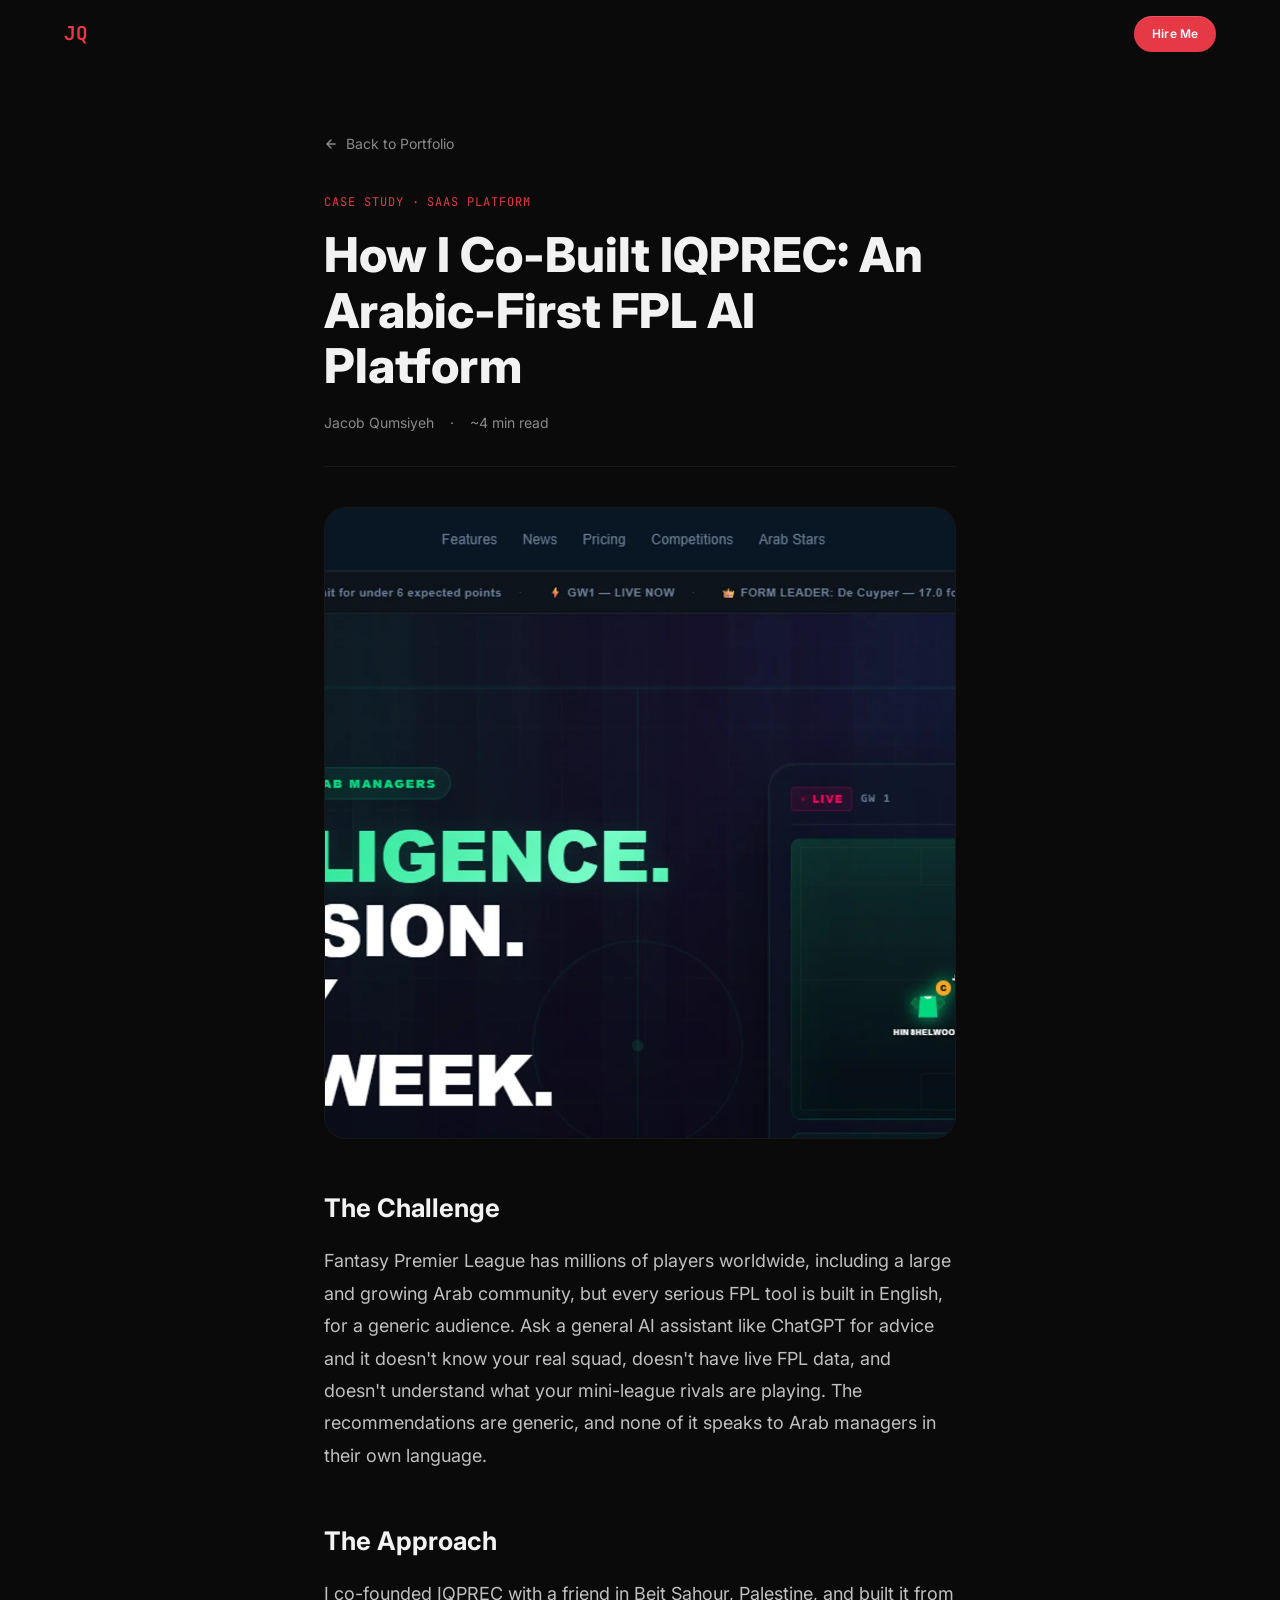
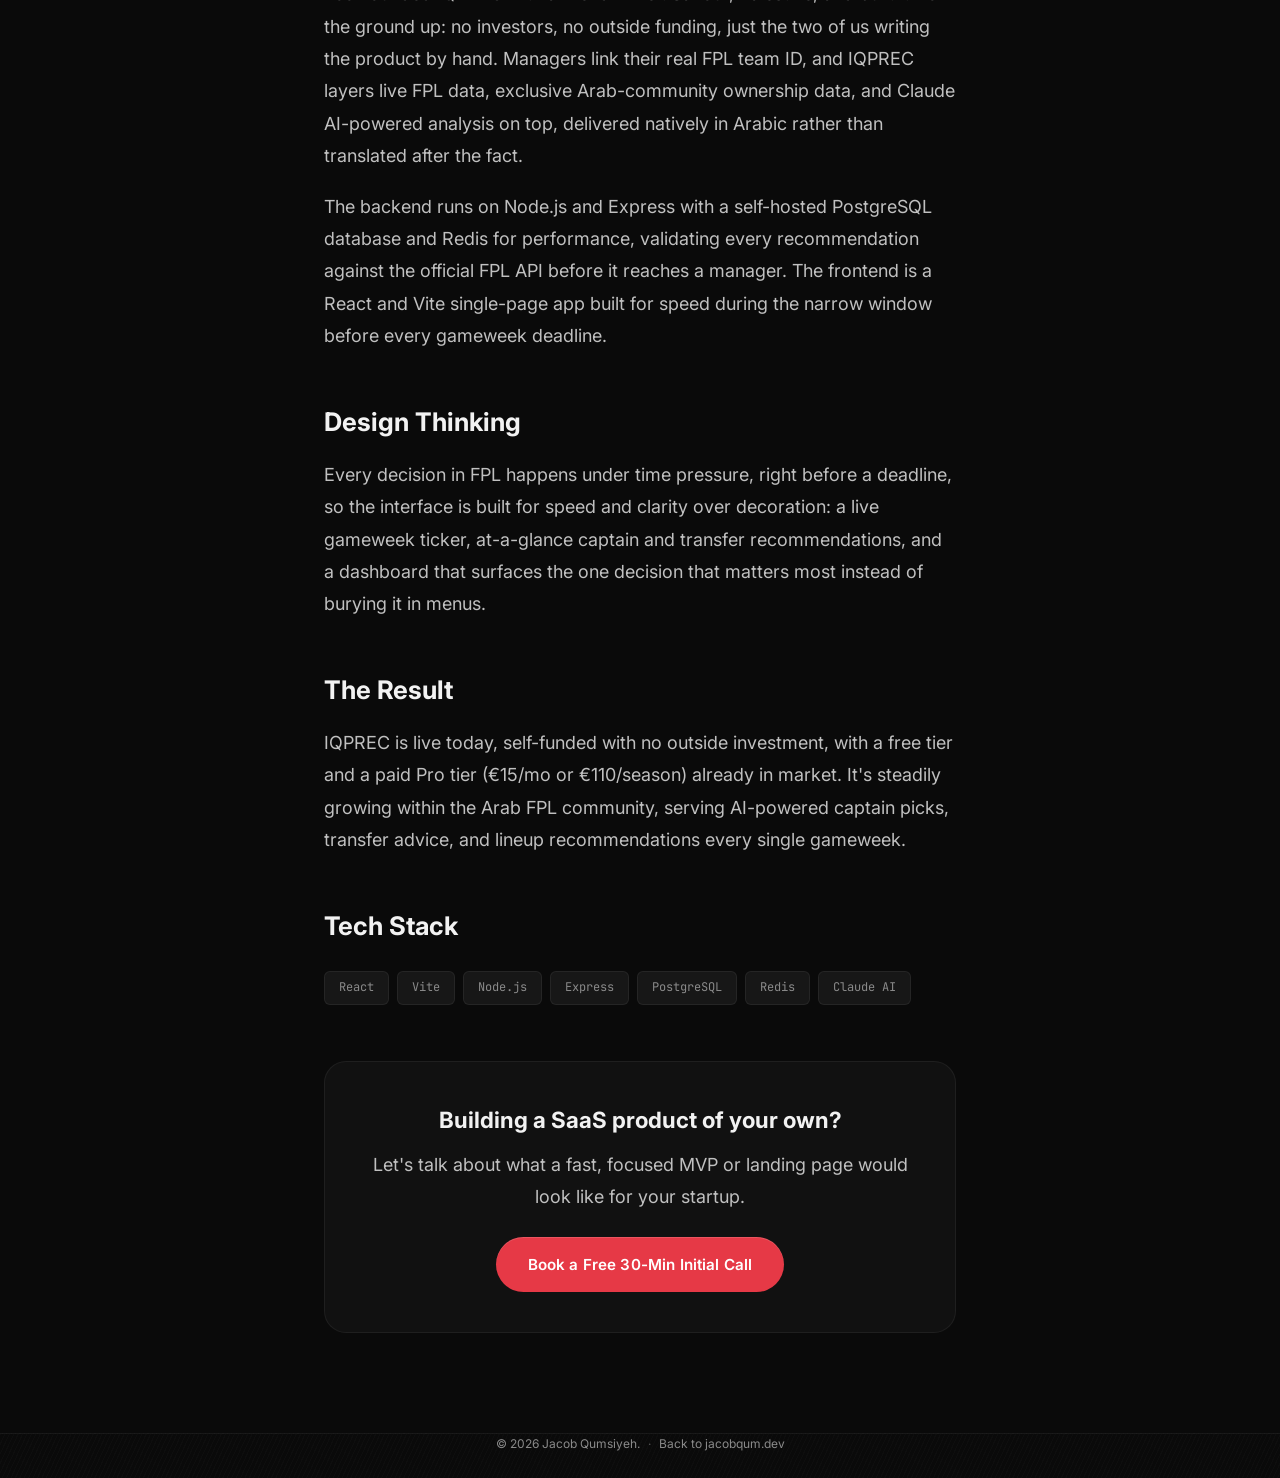
<file: case-study-iqprec.html>
<!DOCTYPE html>
<html lang="en">

<head>
  <meta charset="UTF-8">
  <meta name="viewport" content="width=device-width, initial-scale=1.0">

  <title>How I Co-Built IQPREC: An Arabic-First FPL AI Platform | Jacob Qumsiyeh</title>
  <meta name="description"
    content="A case study on co-founding and building IQPREC, an Arabic-first AI intelligence platform for Fantasy Premier League managers.">
  <meta name="robots" content="index, follow">
  <link rel="canonical" href="https://jacobqum.dev/case-study-iqprec.html">

  <meta property="og:type" content="article">
  <meta property="og:url" content="https://jacobqum.dev/case-study-iqprec.html">
  <meta property="og:title" content="How I Co-Built IQPREC: An Arabic-First FPL AI Platform">
  <meta property="og:description"
    content="A case study on co-founding and building an Arabic-first AI intelligence platform for Fantasy Premier League managers.">
  <meta property="og:image" content="https://jacobqum.dev/assets/IQPREC.webp">

  <link rel="icon" type="image/svg+xml" href="assets/favicon.svg">

  <script type="application/ld+json">
  {
    "@context": "https://schema.org",
    "@type": "Article",
    "headline": "How I Co-Built IQPREC: An Arabic-First FPL AI Platform",
    "description": "A case study on co-founding and building an Arabic-first AI intelligence platform for Fantasy Premier League managers.",
    "image": "https://jacobqum.dev/assets/IQPREC.webp",
    "author": { "@type": "Person", "name": "Jacob Qumsiyeh", "url": "https://jacobqum.dev/" },
    "publisher": { "@type": "Person", "name": "Jacob Qumsiyeh" },
    "mainEntityOfPage": "https://jacobqum.dev/case-study-iqprec.html",
    "datePublished": "2026-08-26"
  }
  </script>

  <link rel="preconnect" href="https://fonts.googleapis.com">
  <link rel="preconnect" href="https://fonts.gstatic.com" crossorigin>
  <link
    href="https://fonts.googleapis.com/css2?family=Inter:wght@300;400;500;600;700;800;900&family=JetBrains+Mono:wght@400;500;700&display=swap"
    rel="stylesheet">

  <link rel="stylesheet" href="css/styles.css?v=25">

  <style>
    .article {
      max-width: 760px;
      margin: 0 auto;
      padding: calc(var(--nav-h) + 64px) var(--section-px) 100px;
    }

    .article-back {
      display: flex;
      align-items: center;
      gap: 8px;
      color: var(--grey-mid);
      font-size: var(--text-sm);
      margin-bottom: 32px;
      transition: color 0.2s;
    }

    .article-back:hover {
      color: var(--red);
    }

    .article-category {
      color: var(--red);
      font-family: var(--font-mono);
      font-size: var(--text-xs);
      letter-spacing: 0.08em;
      text-transform: uppercase;
    }

    .article-title {
      font-size: clamp(2rem, 4vw, 3rem);
      font-weight: 800;
      line-height: 1.15;
      margin: 14px 0 18px;
    }

    .article-meta {
      display: flex;
      gap: 16px;
      color: var(--grey-mid);
      font-size: var(--text-sm);
      margin-bottom: 40px;
      padding-bottom: 32px;
      border-bottom: 1px solid var(--border);
    }

    .article-hero-img {
      width: 100%;
      border-radius: var(--r-lg);
      border: 1px solid var(--border);
      margin-bottom: 48px;
    }

    .article-body h2 {
      font-size: 1.6rem;
      font-weight: 700;
      margin: 48px 0 16px;
    }

    .article-body p {
      color: var(--grey);
      line-height: 1.8;
      margin-bottom: 18px;
      font-size: var(--text-lg);
    }

    .article-stack {
      display: flex;
      flex-wrap: wrap;
      gap: 8px;
      margin: 24px 0;
    }

    .article-stack span {
      padding: 6px 14px;
      background: var(--surface-2);
      border: 1px solid var(--border);
      border-radius: var(--r-xs);
      font-family: var(--font-mono);
      font-size: var(--text-xs);
      color: var(--grey-mid);
    }

    .article-cta {
      margin-top: 56px;
      padding: 40px;
      background: var(--surface);
      border: 1px solid var(--border);
      border-radius: var(--r-lg);
      text-align: center;
    }

    .article-cta h3 {
      font-size: 1.4rem;
      margin-bottom: 10px;
    }

    .article-cta p {
      color: var(--grey);
      margin-bottom: 24px;
    }
  </style>
</head>

<body>

  <header class="nav" id="nav" role="banner">
    <a href="index.html#hero" class="nav-logo" aria-label="Back to Jacob Qumsiyeh's portfolio">JQ</a>
    <a href="https://cal.com/jacob-qumsiyeh-czrzyt" target="_blank" rel="noopener noreferrer"
      class="btn btn-sm btn-primary nav-hire" aria-label="Book a call with Jacob">Hire Me</a>
  </header>

  <main class="article">
    <a href="index.html#projects" class="article-back">
      <svg width="14" height="14" viewBox="0 0 24 24" fill="none" stroke="currentColor" stroke-width="2.5"
        stroke-linecap="round" stroke-linejoin="round" aria-hidden="true">
        <path d="M19 12H5M12 19l-7-7 7-7" />
      </svg>
      <span>Back to Portfolio</span>
    </a>

    <span class="article-category">Case Study &middot; SaaS Platform</span>
    <h1 class="article-title">How I Co-Built IQPREC: An Arabic-First FPL AI Platform</h1>
    <div class="article-meta">
      <span>Jacob Qumsiyeh</span>
      <span>&middot;</span>
      <span>~4 min read</span>
    </div>

    <img class="article-hero-img" src="assets/IQPREC.webp" alt="IQPREC Arabic-first Fantasy Premier League AI assistant dashboard" loading="lazy">

    <div class="article-body">
      <h2>The Challenge</h2>
      <p>Fantasy Premier League has millions of players worldwide, including a large and growing Arab community, but
        every serious FPL tool is built in English, for a generic audience. Ask a general AI assistant like ChatGPT
        for advice and it doesn't know your real squad, doesn't have live FPL data, and doesn't understand what your
        mini-league rivals are playing. The recommendations are generic, and none of it speaks to Arab managers in
        their own language.</p>

      <h2>The Approach</h2>
      <p>I co-founded IQPREC with a friend in Beit Sahour, Palestine, and built it from the ground up: no investors,
        no outside funding, just the two of us writing the product by hand. Managers link their real FPL team ID, and
        IQPREC layers live FPL data, exclusive Arab-community ownership data, and Claude AI-powered analysis on top,
        delivered natively in Arabic rather than translated after the fact.</p>
      <p>The backend runs on Node.js and Express with a self-hosted PostgreSQL database and Redis for performance,
        validating every recommendation against the official FPL API before it reaches a manager. The frontend is a
        React and Vite single-page app built for speed during the narrow window before every gameweek deadline.</p>

      <h2>Design Thinking</h2>
      <p>Every decision in FPL happens under time pressure, right before a deadline, so the interface is built for
        speed and clarity over decoration: a live gameweek ticker, at-a-glance captain and transfer recommendations,
        and a dashboard that surfaces the one decision that matters most instead of burying it in menus.</p>

      <h2>The Result</h2>
      <p>IQPREC is live today, self-funded with no outside investment, with a free tier and a paid Pro tier (€15/mo
        or €110/season) already in market. It's steadily growing within the Arab FPL community, serving AI-powered
        captain picks, transfer advice, and lineup recommendations every single gameweek.</p>

      <h2>Tech Stack</h2>
      <div class="article-stack">
        <span>React</span>
        <span>Vite</span>
        <span>Node.js</span>
        <span>Express</span>
        <span>PostgreSQL</span>
        <span>Redis</span>
        <span>Claude AI</span>
      </div>

      <div class="article-cta">
        <h3>Building a SaaS product of your own?</h3>
        <p>Let's talk about what a fast, focused MVP or landing page would look like for your startup.</p>
        <a href="https://cal.com/jacob-qumsiyeh-czrzyt" target="_blank" rel="noopener noreferrer"
          class="btn btn-primary btn-lg">
          <span>Book a Free 30-Min Initial Call</span>
        </a>
      </div>
    </div>
  </main>

  <footer class="footer" role="contentinfo">
    <div class="container">
      <div class="footer-bottom" style="border-top:none; padding-top:0;">
        <p class="footer-copy">
          &copy; 2026 Jacob Qumsiyeh.
          <span class="footer-copy-sep" aria-hidden="true">&middot;</span>
          <a href="index.html#hero" style="color:var(--grey-mid)">Back to jacobqum.dev</a>
        </p>
      </div>
    </div>
  </footer>

  <!-- Cloudflare Web Analytics — see index.html <head> for setup steps -->
  <!--
  <script defer src='https://static.cloudflareinsights.com/beacon.min.js'
    data-cf-beacon='{"token": "YOUR_TOKEN_HERE"}'></script>
  -->

</body>

</html>
</file>
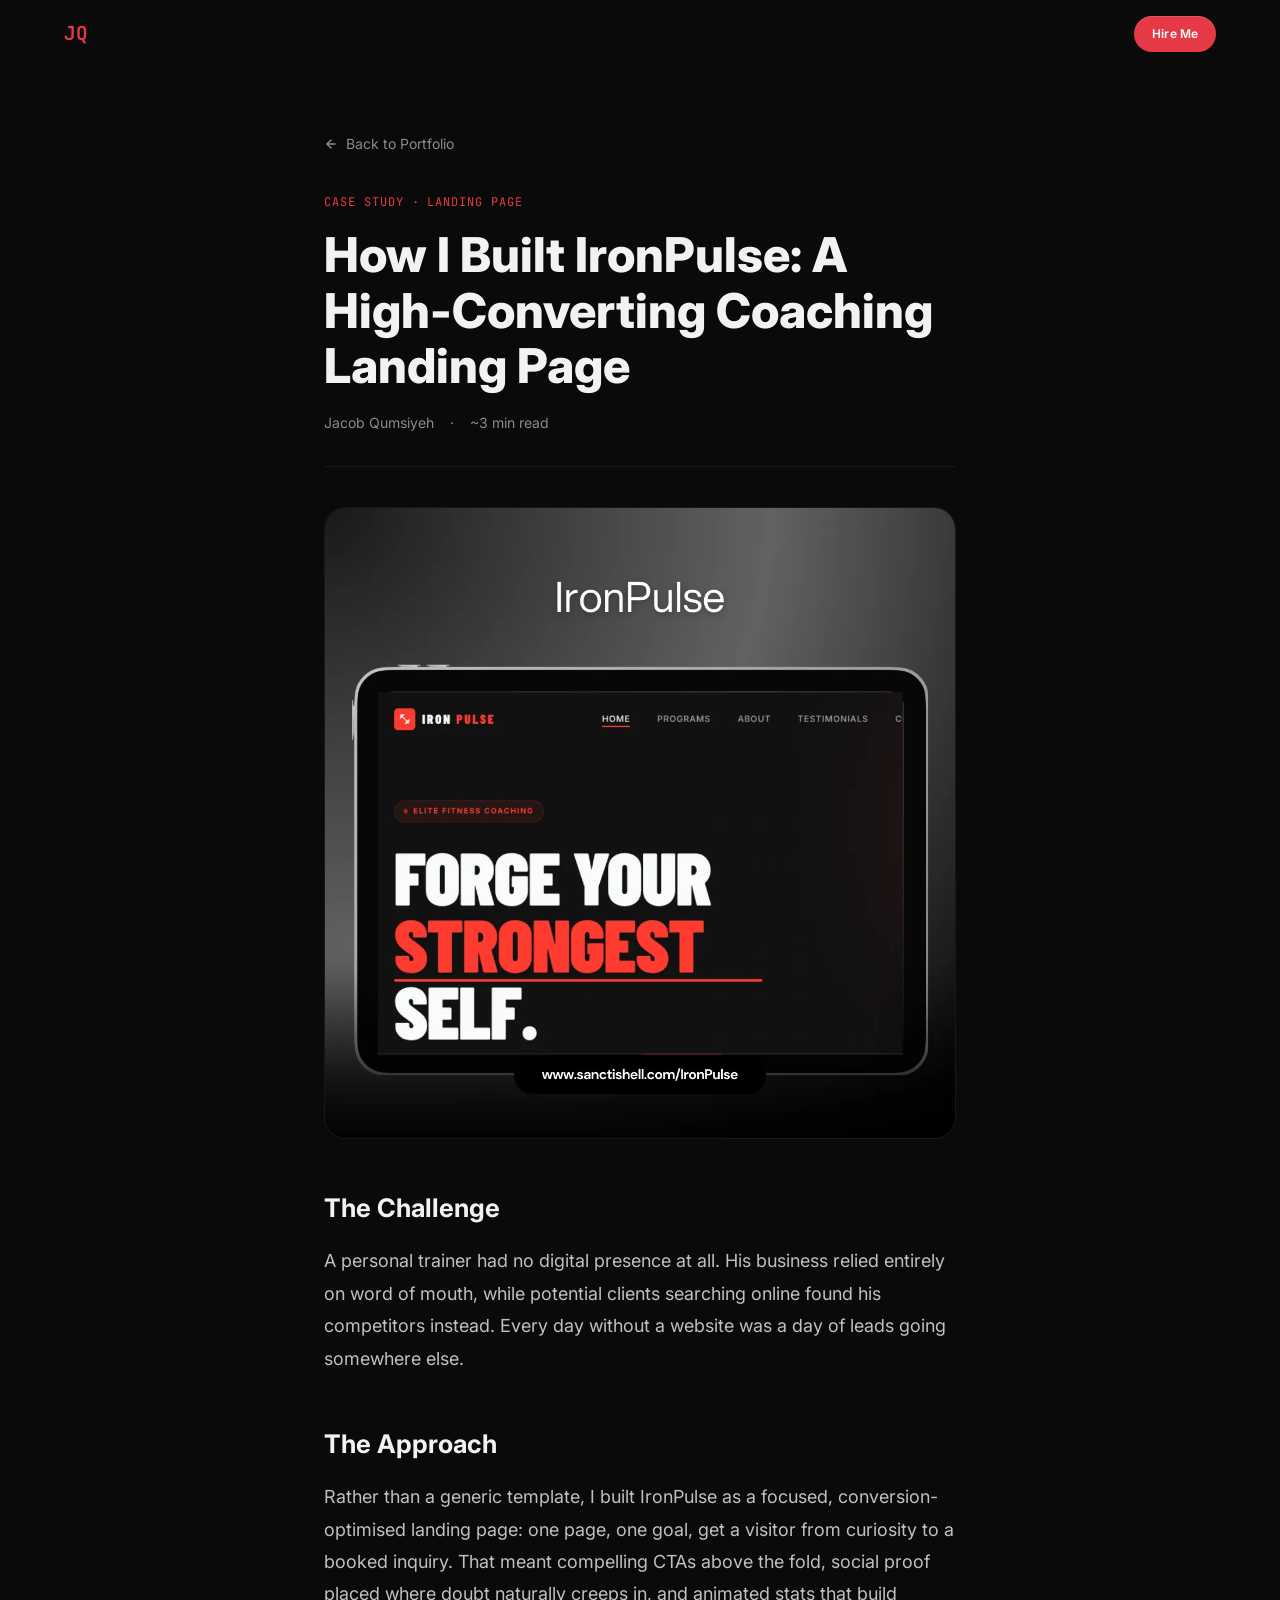
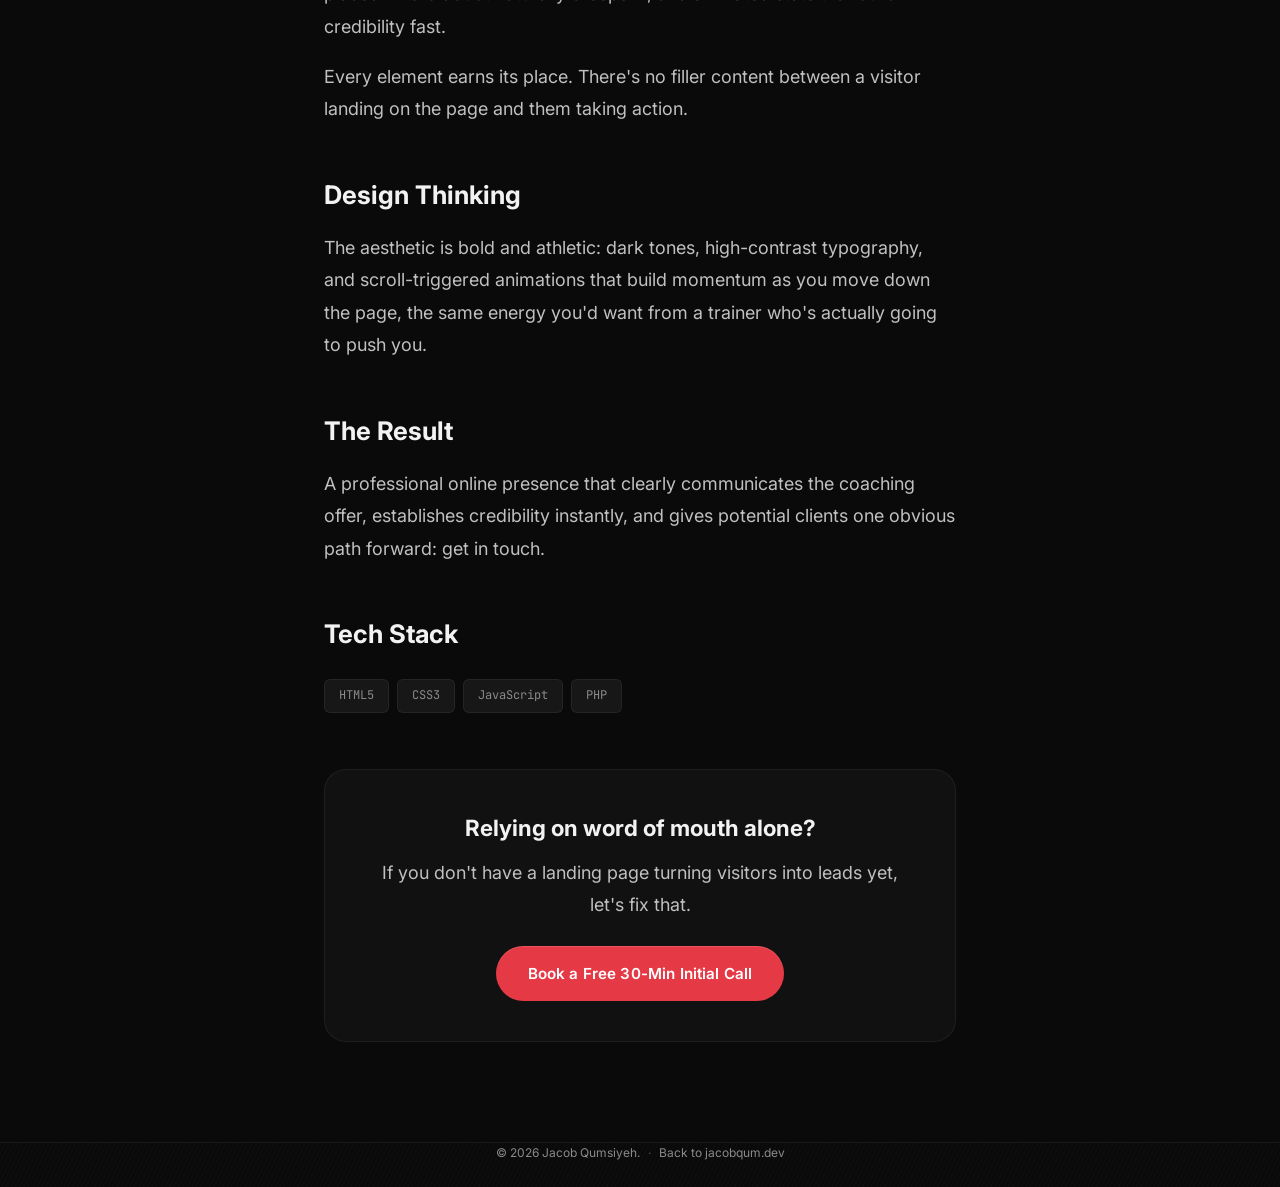
<file: case-study-ironpulse.html>
<!DOCTYPE html>
<html lang="en">

<head>
  <meta charset="UTF-8">
  <meta name="viewport" content="width=device-width, initial-scale=1.0">

  <title>How I Built IronPulse: A High-Converting Coaching Landing Page | Jacob Qumsiyeh</title>
  <meta name="description"
    content="A case study on building IronPulse, a conversion-focused landing page that took a personal gym coach from word-of-mouth only to a real digital presence.">
  <meta name="robots" content="index, follow">
  <link rel="canonical" href="https://jacobqum.dev/case-study-ironpulse.html">

  <meta property="og:type" content="article">
  <meta property="og:url" content="https://jacobqum.dev/case-study-ironpulse.html">
  <meta property="og:title" content="How I Built IronPulse: A High-Converting Coaching Landing Page">
  <meta property="og:description"
    content="A case study on building a conversion-focused landing page for a personal gym coach with no prior digital presence.">
  <meta property="og:image" content="https://jacobqum.dev/assets/IronPulse.webp">

  <link rel="icon" type="image/svg+xml" href="assets/favicon.svg">

  <script type="application/ld+json">
  {
    "@context": "https://schema.org",
    "@type": "Article",
    "headline": "How I Built IronPulse: A High-Converting Coaching Landing Page",
    "description": "A case study on building a conversion-focused landing page for a personal gym coach with no prior digital presence.",
    "image": "https://jacobqum.dev/assets/IronPulse.webp",
    "author": { "@type": "Person", "name": "Jacob Qumsiyeh", "url": "https://jacobqum.dev/" },
    "publisher": { "@type": "Person", "name": "Jacob Qumsiyeh" },
    "mainEntityOfPage": "https://jacobqum.dev/case-study-ironpulse.html",
    "datePublished": "2026-08-25"
  }
  </script>

  <link rel="preconnect" href="https://fonts.googleapis.com">
  <link rel="preconnect" href="https://fonts.gstatic.com" crossorigin>
  <link
    href="https://fonts.googleapis.com/css2?family=Inter:wght@300;400;500;600;700;800;900&family=JetBrains+Mono:wght@400;500;700&display=swap"
    rel="stylesheet">

  <link rel="stylesheet" href="css/styles.css?v=25">

  <style>
    .article {
      max-width: 760px;
      margin: 0 auto;
      padding: calc(var(--nav-h) + 64px) var(--section-px) 100px;
    }

    .article-back {
      display: flex;
      align-items: center;
      gap: 8px;
      color: var(--grey-mid);
      font-size: var(--text-sm);
      margin-bottom: 32px;
      transition: color 0.2s;
    }

    .article-back:hover {
      color: var(--red);
    }

    .article-category {
      color: var(--red);
      font-family: var(--font-mono);
      font-size: var(--text-xs);
      letter-spacing: 0.08em;
      text-transform: uppercase;
    }

    .article-title {
      font-size: clamp(2rem, 4vw, 3rem);
      font-weight: 800;
      line-height: 1.15;
      margin: 14px 0 18px;
    }

    .article-meta {
      display: flex;
      gap: 16px;
      color: var(--grey-mid);
      font-size: var(--text-sm);
      margin-bottom: 40px;
      padding-bottom: 32px;
      border-bottom: 1px solid var(--border);
    }

    .article-hero-img {
      width: 100%;
      border-radius: var(--r-lg);
      border: 1px solid var(--border);
      margin-bottom: 48px;
    }

    .article-body h2 {
      font-size: 1.6rem;
      font-weight: 700;
      margin: 48px 0 16px;
    }

    .article-body p {
      color: var(--grey);
      line-height: 1.8;
      margin-bottom: 18px;
      font-size: var(--text-lg);
    }

    .article-stack {
      display: flex;
      flex-wrap: wrap;
      gap: 8px;
      margin: 24px 0;
    }

    .article-stack span {
      padding: 6px 14px;
      background: var(--surface-2);
      border: 1px solid var(--border);
      border-radius: var(--r-xs);
      font-family: var(--font-mono);
      font-size: var(--text-xs);
      color: var(--grey-mid);
    }

    .article-cta {
      margin-top: 56px;
      padding: 40px;
      background: var(--surface);
      border: 1px solid var(--border);
      border-radius: var(--r-lg);
      text-align: center;
    }

    .article-cta h3 {
      font-size: 1.4rem;
      margin-bottom: 10px;
    }

    .article-cta p {
      color: var(--grey);
      margin-bottom: 24px;
    }
  </style>
</head>

<body>

  <header class="nav" id="nav" role="banner">
    <a href="index.html#hero" class="nav-logo" aria-label="Back to Jacob Qumsiyeh's portfolio">JQ</a>
    <a href="https://cal.com/jacob-qumsiyeh-czrzyt" target="_blank" rel="noopener noreferrer"
      class="btn btn-sm btn-primary nav-hire" aria-label="Book a call with Jacob">Hire Me</a>
  </header>

  <main class="article">
    <a href="index.html#projects" class="article-back">
      <svg width="14" height="14" viewBox="0 0 24 24" fill="none" stroke="currentColor" stroke-width="2.5"
        stroke-linecap="round" stroke-linejoin="round" aria-hidden="true">
        <path d="M19 12H5M12 19l-7-7 7-7" />
      </svg>
      <span>Back to Portfolio</span>
    </a>

    <span class="article-category">Case Study &middot; Landing Page</span>
    <h1 class="article-title">How I Built IronPulse: A High-Converting Coaching Landing Page</h1>
    <div class="article-meta">
      <span>Jacob Qumsiyeh</span>
      <span>&middot;</span>
      <span>~3 min read</span>
    </div>

    <img class="article-hero-img" src="assets/IronPulse.webp" alt="IronPulse gym coaching landing page" loading="lazy">

    <div class="article-body">
      <h2>The Challenge</h2>
      <p>A personal trainer had no digital presence at all. His business relied entirely on word of mouth, while
        potential clients searching online found his competitors instead. Every day without a website was a day of
        leads going somewhere else.</p>

      <h2>The Approach</h2>
      <p>Rather than a generic template, I built IronPulse as a focused, conversion-optimised landing page: one page,
        one goal, get a visitor from curiosity to a booked inquiry. That meant compelling CTAs above the fold,
        social proof placed where doubt naturally creeps in, and animated stats that build credibility fast.</p>
      <p>Every element earns its place. There's no filler content between a visitor landing on the page and them
        taking action.</p>

      <h2>Design Thinking</h2>
      <p>The aesthetic is bold and athletic: dark tones, high-contrast typography, and scroll-triggered animations
        that build momentum as you move down the page, the same energy you'd want from a trainer who's actually
        going to push you.</p>

      <h2>The Result</h2>
      <p>A professional online presence that clearly communicates the coaching offer, establishes credibility
        instantly, and gives potential clients one obvious path forward: get in touch.</p>

      <h2>Tech Stack</h2>
      <div class="article-stack">
        <span>HTML5</span>
        <span>CSS3</span>
        <span>JavaScript</span>
        <span>PHP</span>
      </div>

      <div class="article-cta">
        <h3>Relying on word of mouth alone?</h3>
        <p>If you don't have a landing page turning visitors into leads yet, let's fix that.</p>
        <a href="https://cal.com/jacob-qumsiyeh-czrzyt" target="_blank" rel="noopener noreferrer"
          class="btn btn-primary btn-lg">
          <span>Book a Free 30-Min Initial Call</span>
        </a>
      </div>
    </div>
  </main>

  <footer class="footer" role="contentinfo">
    <div class="container">
      <div class="footer-bottom" style="border-top:none; padding-top:0;">
        <p class="footer-copy">
          &copy; 2026 Jacob Qumsiyeh.
          <span class="footer-copy-sep" aria-hidden="true">&middot;</span>
          <a href="index.html#hero" style="color:var(--grey-mid)">Back to jacobqum.dev</a>
        </p>
      </div>
    </div>
  </footer>

  <!-- Cloudflare Web Analytics — see index.html <head> for setup steps -->
  <!--
  <script defer src='https://static.cloudflareinsights.com/beacon.min.js'
    data-cf-beacon='{"token": "YOUR_TOKEN_HERE"}'></script>
  -->

</body>

</html>
</file>
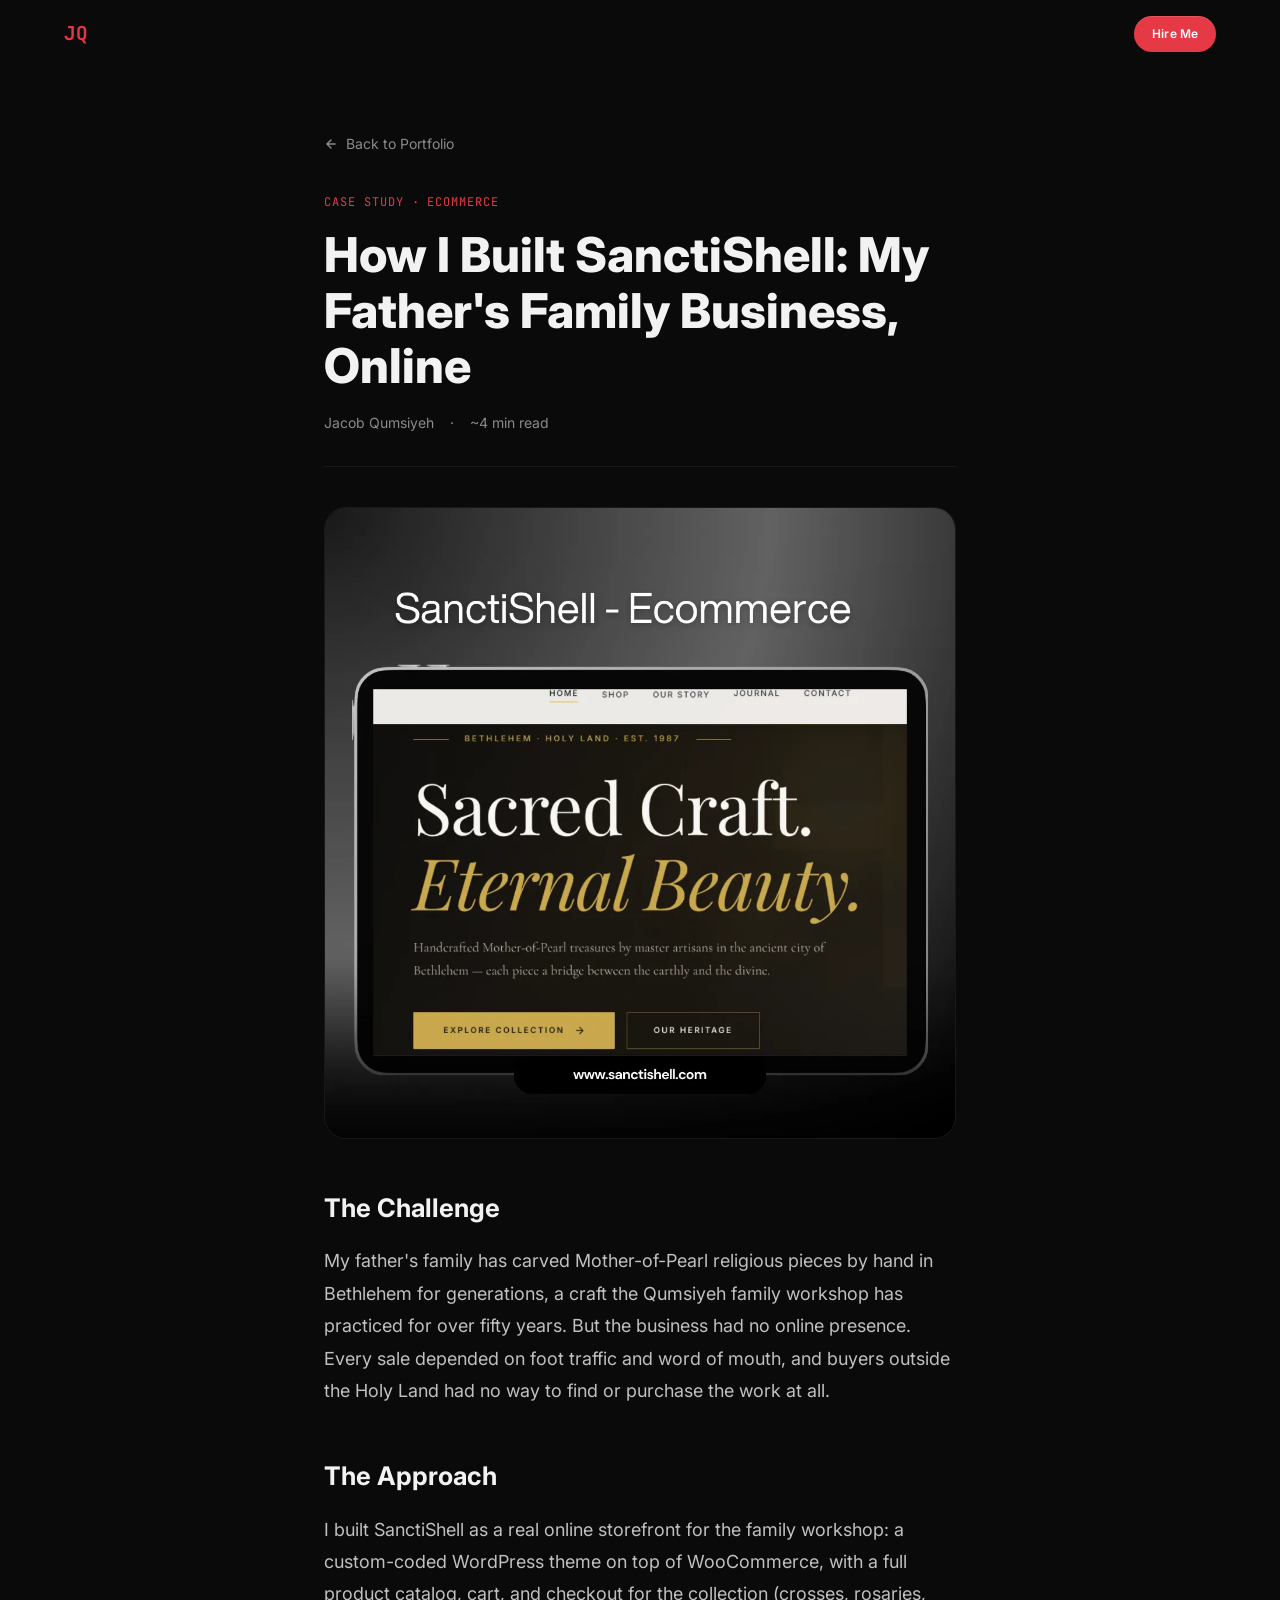
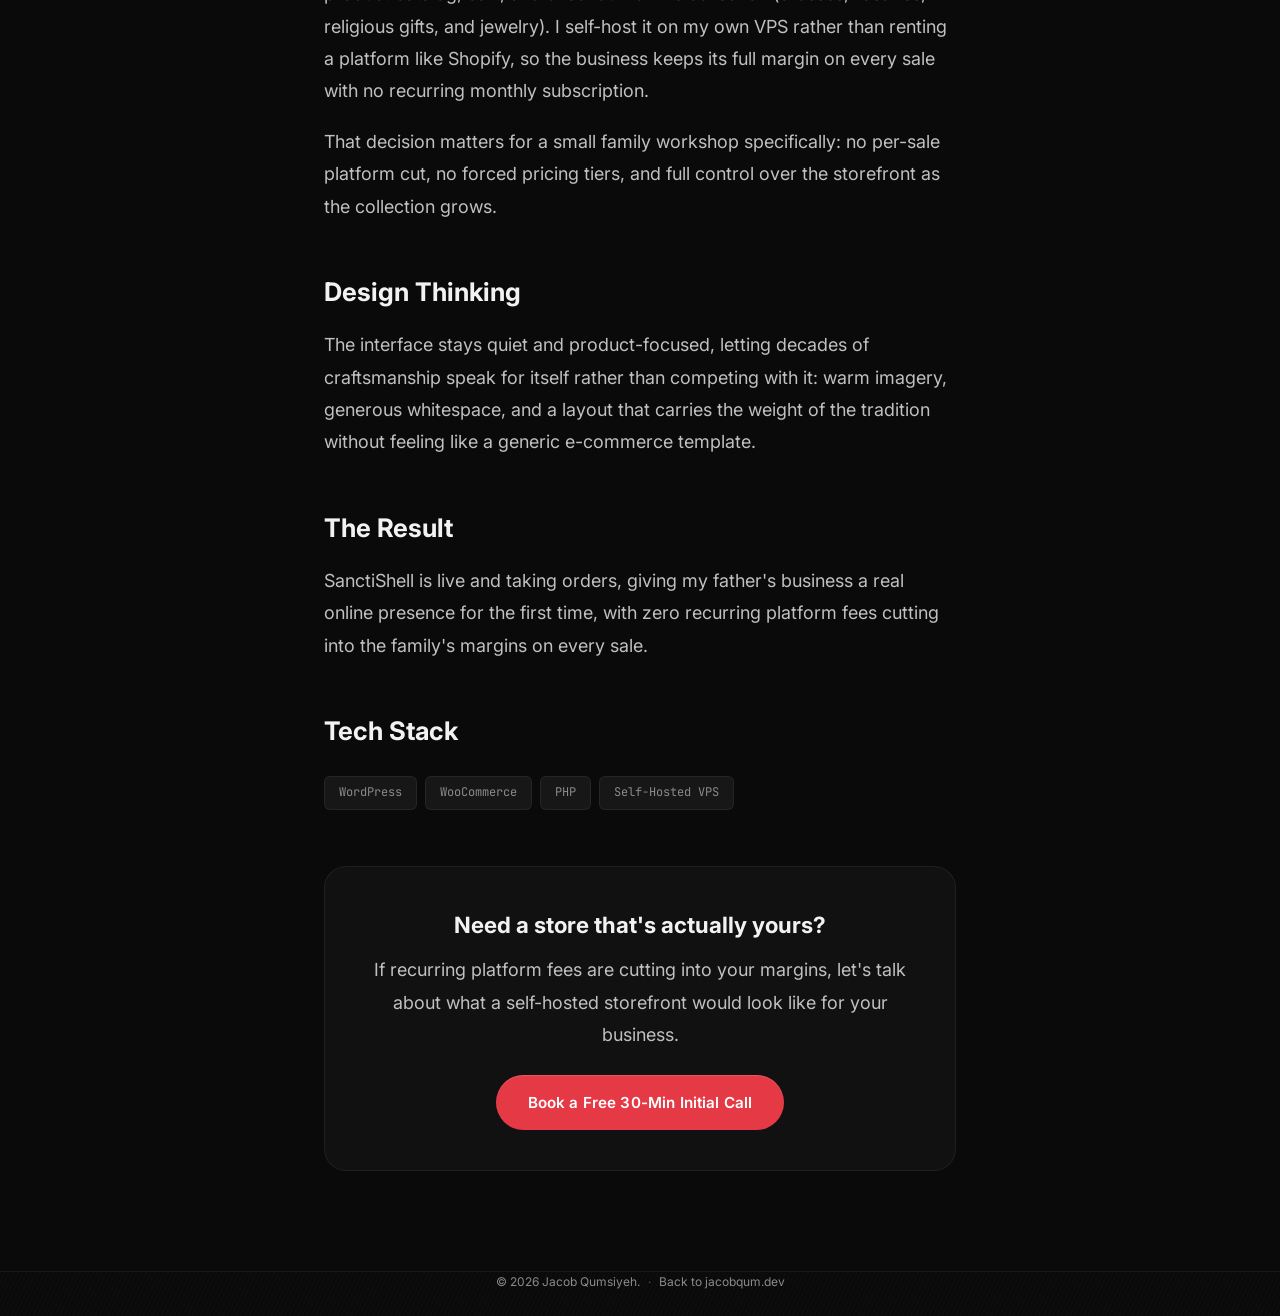
<file: case-study-sanctishell.html>
<!DOCTYPE html>
<html lang="en">

<head>
  <meta charset="UTF-8">
  <meta name="viewport" content="width=device-width, initial-scale=1.0">

  <title>How I Built SanctiShell: My Father's Family Business, Online | Jacob Qumsiyeh</title>
  <meta name="description"
    content="A case study on building SanctiShell, a self-hosted WordPress + WooCommerce storefront for my father's family Mother-of-Pearl artisan business in Bethlehem.">
  <meta name="robots" content="index, follow">
  <link rel="canonical" href="https://jacobqum.dev/case-study-sanctishell.html">

  <meta property="og:type" content="article">
  <meta property="og:url" content="https://jacobqum.dev/case-study-sanctishell.html">
  <meta property="og:title" content="How I Built SanctiShell: My Father's Family Business, Online">
  <meta property="og:description"
    content="A case study on building a self-hosted WooCommerce store for my father's family Mother-of-Pearl artisan business in Bethlehem, with no Shopify-style platform fees.">
  <meta property="og:image" content="https://jacobqum.dev/assets/SanctiShell.webp">

  <link rel="icon" type="image/svg+xml" href="assets/favicon.svg">

  <script type="application/ld+json">
  {
    "@context": "https://schema.org",
    "@type": "Article",
    "headline": "How I Built SanctiShell: My Father's Family Business, Online",
    "description": "A case study on building a self-hosted WordPress + WooCommerce store for my father's family Mother-of-Pearl artisan business in Bethlehem.",
    "image": "https://jacobqum.dev/assets/SanctiShell.webp",
    "author": { "@type": "Person", "name": "Jacob Qumsiyeh", "url": "https://jacobqum.dev/" },
    "publisher": { "@type": "Person", "name": "Jacob Qumsiyeh" },
    "mainEntityOfPage": "https://jacobqum.dev/case-study-sanctishell.html",
    "datePublished": "2026-08-25"
  }
  </script>

  <link rel="preconnect" href="https://fonts.googleapis.com">
  <link rel="preconnect" href="https://fonts.gstatic.com" crossorigin>
  <link
    href="https://fonts.googleapis.com/css2?family=Inter:wght@300;400;500;600;700;800;900&family=JetBrains+Mono:wght@400;500;700&display=swap"
    rel="stylesheet">

  <link rel="stylesheet" href="css/styles.css?v=25">

  <style>
    .article {
      max-width: 760px;
      margin: 0 auto;
      padding: calc(var(--nav-h) + 64px) var(--section-px) 100px;
    }

    .article-back {
      display: flex;
      align-items: center;
      gap: 8px;
      color: var(--grey-mid);
      font-size: var(--text-sm);
      margin-bottom: 32px;
      transition: color 0.2s;
    }

    .article-back:hover {
      color: var(--red);
    }

    .article-category {
      color: var(--red);
      font-family: var(--font-mono);
      font-size: var(--text-xs);
      letter-spacing: 0.08em;
      text-transform: uppercase;
    }

    .article-title {
      font-size: clamp(2rem, 4vw, 3rem);
      font-weight: 800;
      line-height: 1.15;
      margin: 14px 0 18px;
    }

    .article-meta {
      display: flex;
      gap: 16px;
      color: var(--grey-mid);
      font-size: var(--text-sm);
      margin-bottom: 40px;
      padding-bottom: 32px;
      border-bottom: 1px solid var(--border);
    }

    .article-hero-img {
      width: 100%;
      border-radius: var(--r-lg);
      border: 1px solid var(--border);
      margin-bottom: 48px;
    }

    .article-body h2 {
      font-size: 1.6rem;
      font-weight: 700;
      margin: 48px 0 16px;
    }

    .article-body p {
      color: var(--grey);
      line-height: 1.8;
      margin-bottom: 18px;
      font-size: var(--text-lg);
    }

    .article-stack {
      display: flex;
      flex-wrap: wrap;
      gap: 8px;
      margin: 24px 0;
    }

    .article-stack span {
      padding: 6px 14px;
      background: var(--surface-2);
      border: 1px solid var(--border);
      border-radius: var(--r-xs);
      font-family: var(--font-mono);
      font-size: var(--text-xs);
      color: var(--grey-mid);
    }

    .article-cta {
      margin-top: 56px;
      padding: 40px;
      background: var(--surface);
      border: 1px solid var(--border);
      border-radius: var(--r-lg);
      text-align: center;
    }

    .article-cta h3 {
      font-size: 1.4rem;
      margin-bottom: 10px;
    }

    .article-cta p {
      color: var(--grey);
      margin-bottom: 24px;
    }
  </style>
</head>

<body>

  <header class="nav" id="nav" role="banner">
    <a href="index.html#hero" class="nav-logo" aria-label="Back to Jacob Qumsiyeh's portfolio">JQ</a>
    <a href="https://cal.com/jacob-qumsiyeh-czrzyt" target="_blank" rel="noopener noreferrer"
      class="btn btn-sm btn-primary nav-hire" aria-label="Book a call with Jacob">Hire Me</a>
  </header>

  <main class="article">
    <a href="index.html#projects" class="article-back">
      <svg width="14" height="14" viewBox="0 0 24 24" fill="none" stroke="currentColor" stroke-width="2.5"
        stroke-linecap="round" stroke-linejoin="round" aria-hidden="true">
        <path d="M19 12H5M12 19l-7-7 7-7" />
      </svg>
      <span>Back to Portfolio</span>
    </a>

    <span class="article-category">Case Study &middot; eCommerce</span>
    <h1 class="article-title">How I Built SanctiShell: My Father's Family Business, Online</h1>
    <div class="article-meta">
      <span>Jacob Qumsiyeh</span>
      <span>&middot;</span>
      <span>~4 min read</span>
    </div>

    <img class="article-hero-img" src="assets/SanctiShell.webp" alt="SanctiShell eCommerce store homepage" loading="lazy">

    <div class="article-body">
      <h2>The Challenge</h2>
      <p>My father's family has carved Mother-of-Pearl religious pieces by hand in Bethlehem for generations, a craft
        the Qumsiyeh family workshop has practiced for over fifty years. But the business had no online presence.
        Every sale depended on foot traffic and word of mouth, and buyers outside the Holy Land had no way to find or
        purchase the work at all.</p>

      <h2>The Approach</h2>
      <p>I built SanctiShell as a real online storefront for the family workshop: a custom-coded WordPress theme on
        top of WooCommerce, with a full product catalog, cart, and checkout for the collection (crosses, rosaries,
        religious gifts, and jewelry). I self-host it on my own VPS rather than renting a platform like Shopify, so
        the business keeps its full margin on every sale with no recurring monthly subscription.</p>
      <p>That decision matters for a small family workshop specifically: no per-sale platform cut, no forced pricing
        tiers, and full control over the storefront as the collection grows.</p>

      <h2>Design Thinking</h2>
      <p>The interface stays quiet and product-focused, letting decades of craftsmanship speak for itself rather than
        competing with it: warm imagery, generous whitespace, and a layout that carries the weight of the tradition
        without feeling like a generic e-commerce template.</p>

      <h2>The Result</h2>
      <p>SanctiShell is live and taking orders, giving my father's business a real online presence for the first
        time, with zero recurring platform fees cutting into the family's margins on every sale.</p>

      <h2>Tech Stack</h2>
      <div class="article-stack">
        <span>WordPress</span>
        <span>WooCommerce</span>
        <span>PHP</span>
        <span>Self-Hosted VPS</span>
      </div>

      <div class="article-cta">
        <h3>Need a store that's actually yours?</h3>
        <p>If recurring platform fees are cutting into your margins, let's talk about what a self-hosted storefront
          would look like for your business.</p>
        <a href="https://cal.com/jacob-qumsiyeh-czrzyt" target="_blank" rel="noopener noreferrer"
          class="btn btn-primary btn-lg">
          <span>Book a Free 30-Min Initial Call</span>
        </a>
      </div>
    </div>
  </main>

  <footer class="footer" role="contentinfo">
    <div class="container">
      <div class="footer-bottom" style="border-top:none; padding-top:0;">
        <p class="footer-copy">
          &copy; 2026 Jacob Qumsiyeh.
          <span class="footer-copy-sep" aria-hidden="true">&middot;</span>
          <a href="index.html#hero" style="color:var(--grey-mid)">Back to jacobqum.dev</a>
        </p>
      </div>
    </div>
  </footer>

  <!-- Cloudflare Web Analytics — see index.html <head> for setup steps -->
  <!--
  <script defer src='https://static.cloudflareinsights.com/beacon.min.js'
    data-cf-beacon='{"token": "YOUR_TOKEN_HERE"}'></script>
  -->

</body>

</html>
</file>
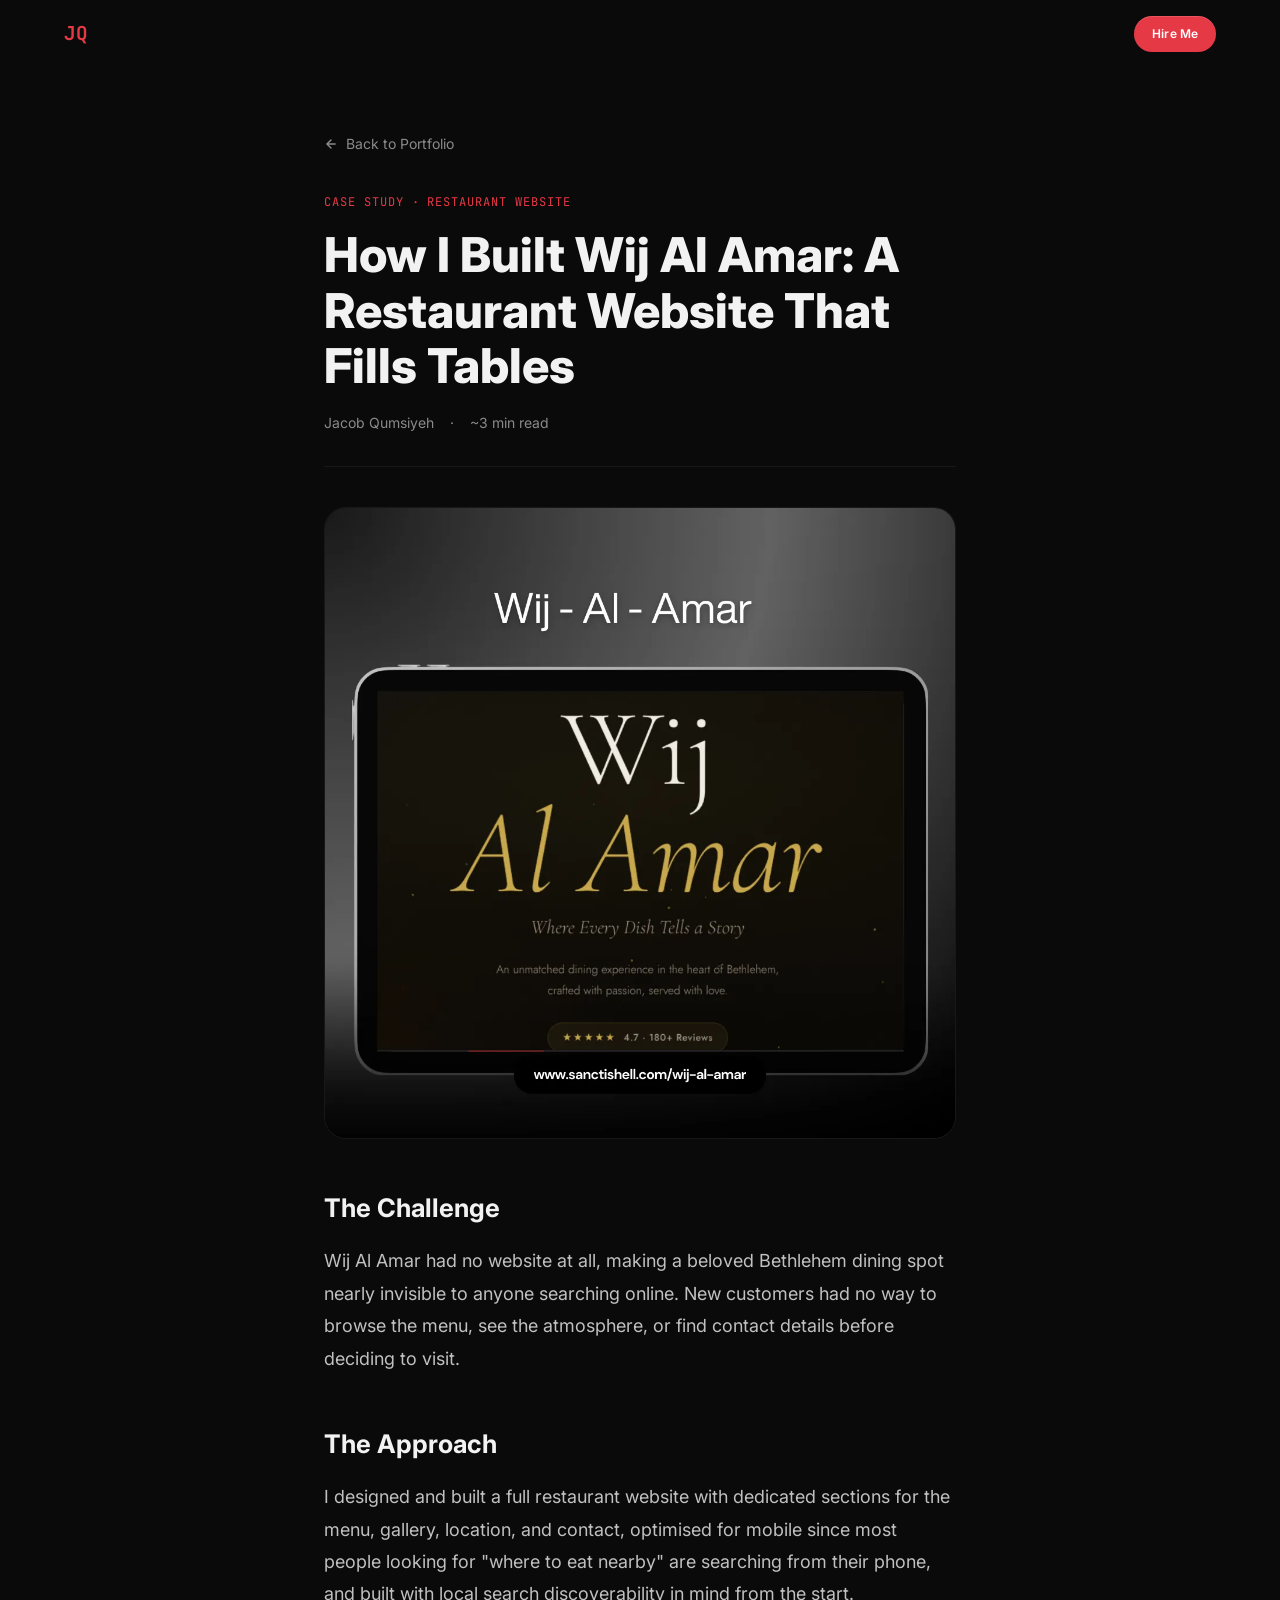
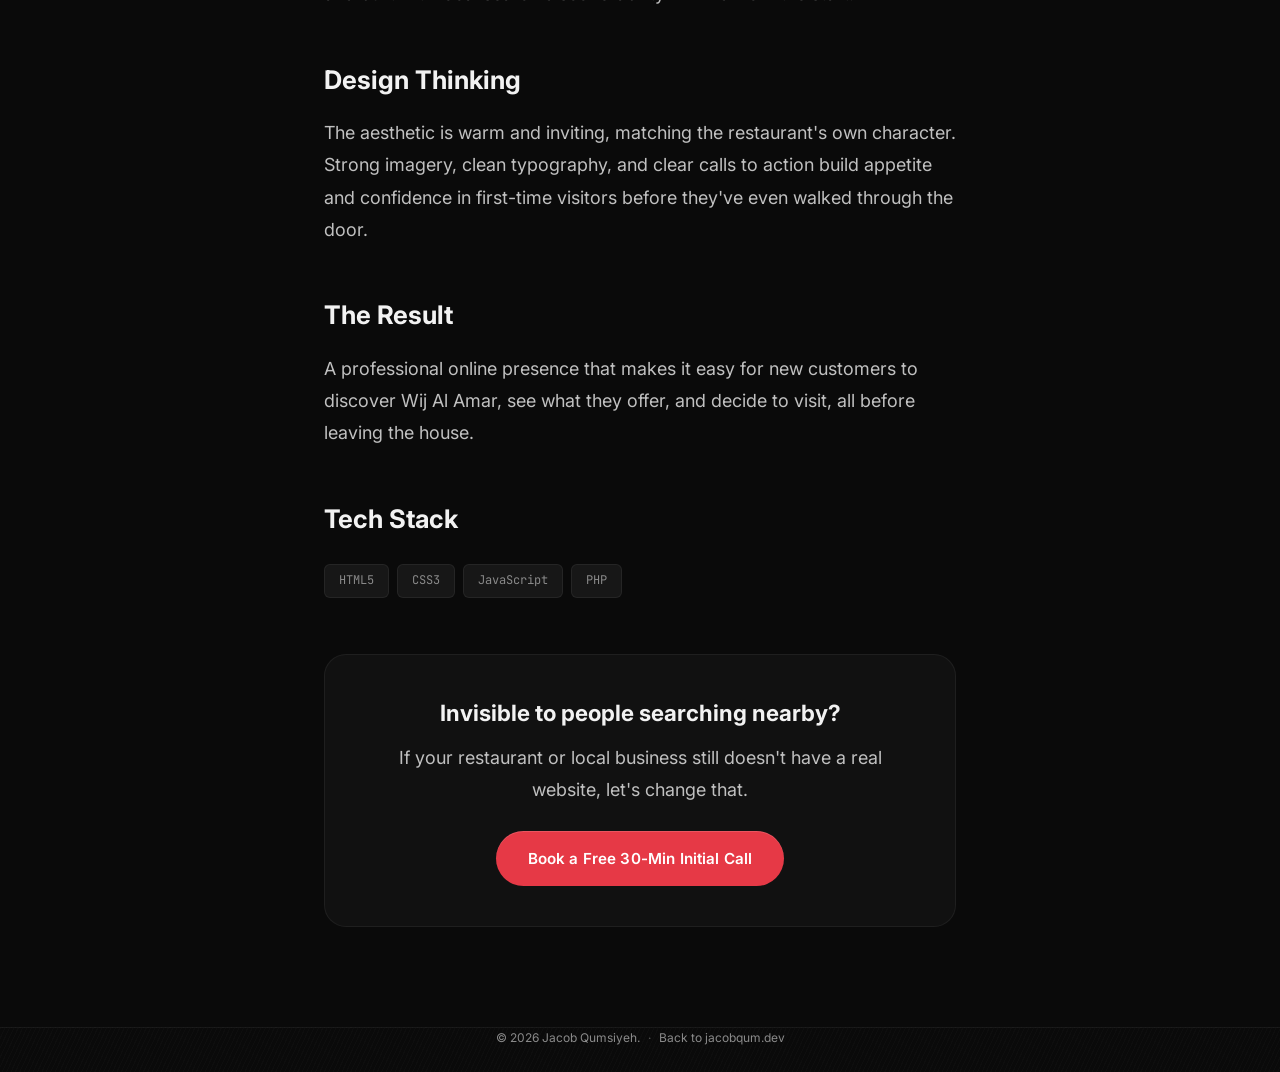
<file: case-study-wij-al-amar.html>
<!DOCTYPE html>
<html lang="en">

<head>
  <meta charset="UTF-8">
  <meta name="viewport" content="width=device-width, initial-scale=1.0">

  <title>How I Built Wij Al Amar: A Restaurant Website That Fills Tables | Jacob Qumsiyeh</title>
  <meta name="description"
    content="A case study on building Wij Al Amar's website, bringing a beloved Bethlehem restaurant online with a menu, gallery, and location built for discovery.">
  <meta name="robots" content="index, follow">
  <link rel="canonical" href="https://jacobqum.dev/case-study-wij-al-amar.html">

  <meta property="og:type" content="article">
  <meta property="og:url" content="https://jacobqum.dev/case-study-wij-al-amar.html">
  <meta property="og:title" content="How I Built Wij Al Amar: A Restaurant Website That Fills Tables">
  <meta property="og:description"
    content="A case study on bringing a beloved Bethlehem restaurant online with a website built for local discovery.">
  <meta property="og:image" content="https://jacobqum.dev/assets/Wij-Al-Amar.webp">

  <link rel="icon" type="image/svg+xml" href="assets/favicon.svg">

  <script type="application/ld+json">
  {
    "@context": "https://schema.org",
    "@type": "Article",
    "headline": "How I Built Wij Al Amar: A Restaurant Website That Fills Tables",
    "description": "A case study on bringing a beloved Bethlehem restaurant online with a website built for local discovery.",
    "image": "https://jacobqum.dev/assets/Wij-Al-Amar.webp",
    "author": { "@type": "Person", "name": "Jacob Qumsiyeh", "url": "https://jacobqum.dev/" },
    "publisher": { "@type": "Person", "name": "Jacob Qumsiyeh" },
    "mainEntityOfPage": "https://jacobqum.dev/case-study-wij-al-amar.html",
    "datePublished": "2026-08-25"
  }
  </script>

  <link rel="preconnect" href="https://fonts.googleapis.com">
  <link rel="preconnect" href="https://fonts.gstatic.com" crossorigin>
  <link
    href="https://fonts.googleapis.com/css2?family=Inter:wght@300;400;500;600;700;800;900&family=JetBrains+Mono:wght@400;500;700&display=swap"
    rel="stylesheet">

  <link rel="stylesheet" href="css/styles.css?v=25">

  <style>
    .article {
      max-width: 760px;
      margin: 0 auto;
      padding: calc(var(--nav-h) + 64px) var(--section-px) 100px;
    }

    .article-back {
      display: flex;
      align-items: center;
      gap: 8px;
      color: var(--grey-mid);
      font-size: var(--text-sm);
      margin-bottom: 32px;
      transition: color 0.2s;
    }

    .article-back:hover {
      color: var(--red);
    }

    .article-category {
      color: var(--red);
      font-family: var(--font-mono);
      font-size: var(--text-xs);
      letter-spacing: 0.08em;
      text-transform: uppercase;
    }

    .article-title {
      font-size: clamp(2rem, 4vw, 3rem);
      font-weight: 800;
      line-height: 1.15;
      margin: 14px 0 18px;
    }

    .article-meta {
      display: flex;
      gap: 16px;
      color: var(--grey-mid);
      font-size: var(--text-sm);
      margin-bottom: 40px;
      padding-bottom: 32px;
      border-bottom: 1px solid var(--border);
    }

    .article-hero-img {
      width: 100%;
      border-radius: var(--r-lg);
      border: 1px solid var(--border);
      margin-bottom: 48px;
    }

    .article-body h2 {
      font-size: 1.6rem;
      font-weight: 700;
      margin: 48px 0 16px;
    }

    .article-body p {
      color: var(--grey);
      line-height: 1.8;
      margin-bottom: 18px;
      font-size: var(--text-lg);
    }

    .article-stack {
      display: flex;
      flex-wrap: wrap;
      gap: 8px;
      margin: 24px 0;
    }

    .article-stack span {
      padding: 6px 14px;
      background: var(--surface-2);
      border: 1px solid var(--border);
      border-radius: var(--r-xs);
      font-family: var(--font-mono);
      font-size: var(--text-xs);
      color: var(--grey-mid);
    }

    .article-cta {
      margin-top: 56px;
      padding: 40px;
      background: var(--surface);
      border: 1px solid var(--border);
      border-radius: var(--r-lg);
      text-align: center;
    }

    .article-cta h3 {
      font-size: 1.4rem;
      margin-bottom: 10px;
    }

    .article-cta p {
      color: var(--grey);
      margin-bottom: 24px;
    }
  </style>
</head>

<body>

  <header class="nav" id="nav" role="banner">
    <a href="index.html#hero" class="nav-logo" aria-label="Back to Jacob Qumsiyeh's portfolio">JQ</a>
    <a href="https://cal.com/jacob-qumsiyeh-czrzyt" target="_blank" rel="noopener noreferrer"
      class="btn btn-sm btn-primary nav-hire" aria-label="Book a call with Jacob">Hire Me</a>
  </header>

  <main class="article">
    <a href="index.html#projects" class="article-back">
      <svg width="14" height="14" viewBox="0 0 24 24" fill="none" stroke="currentColor" stroke-width="2.5"
        stroke-linecap="round" stroke-linejoin="round" aria-hidden="true">
        <path d="M19 12H5M12 19l-7-7 7-7" />
      </svg>
      <span>Back to Portfolio</span>
    </a>

    <span class="article-category">Case Study &middot; Restaurant Website</span>
    <h1 class="article-title">How I Built Wij Al Amar: A Restaurant Website That Fills Tables</h1>
    <div class="article-meta">
      <span>Jacob Qumsiyeh</span>
      <span>&middot;</span>
      <span>~3 min read</span>
    </div>

    <img class="article-hero-img" src="assets/Wij-Al-Amar.webp" alt="Wij Al Amar restaurant website" loading="lazy">

    <div class="article-body">
      <h2>The Challenge</h2>
      <p>Wij Al Amar had no website at all, making a beloved Bethlehem dining spot nearly invisible to anyone
        searching online. New customers had no way to browse the menu, see the atmosphere, or find contact details
        before deciding to visit.</p>

      <h2>The Approach</h2>
      <p>I designed and built a full restaurant website with dedicated sections for the menu, gallery, location, and
        contact, optimised for mobile since most people looking for "where to eat nearby" are searching from their
        phone, and built with local search discoverability in mind from the start.</p>

      <h2>Design Thinking</h2>
      <p>The aesthetic is warm and inviting, matching the restaurant's own character. Strong imagery, clean
        typography, and clear calls to action build appetite and confidence in first-time visitors before they've
        even walked through the door.</p>

      <h2>The Result</h2>
      <p>A professional online presence that makes it easy for new customers to discover Wij Al Amar, see what they
        offer, and decide to visit, all before leaving the house.</p>

      <h2>Tech Stack</h2>
      <div class="article-stack">
        <span>HTML5</span>
        <span>CSS3</span>
        <span>JavaScript</span>
        <span>PHP</span>
      </div>

      <div class="article-cta">
        <h3>Invisible to people searching nearby?</h3>
        <p>If your restaurant or local business still doesn't have a real website, let's change that.</p>
        <a href="https://cal.com/jacob-qumsiyeh-czrzyt" target="_blank" rel="noopener noreferrer"
          class="btn btn-primary btn-lg">
          <span>Book a Free 30-Min Initial Call</span>
        </a>
      </div>
    </div>
  </main>

  <footer class="footer" role="contentinfo">
    <div class="container">
      <div class="footer-bottom" style="border-top:none; padding-top:0;">
        <p class="footer-copy">
          &copy; 2026 Jacob Qumsiyeh.
          <span class="footer-copy-sep" aria-hidden="true">&middot;</span>
          <a href="index.html#hero" style="color:var(--grey-mid)">Back to jacobqum.dev</a>
        </p>
      </div>
    </div>
  </footer>

  <!-- Cloudflare Web Analytics — see index.html <head> for setup steps -->
  <!--
  <script defer src='https://static.cloudflareinsights.com/beacon.min.js'
    data-cf-beacon='{"token": "YOUR_TOKEN_HERE"}'></script>
  -->

</body>

</html>
</file>
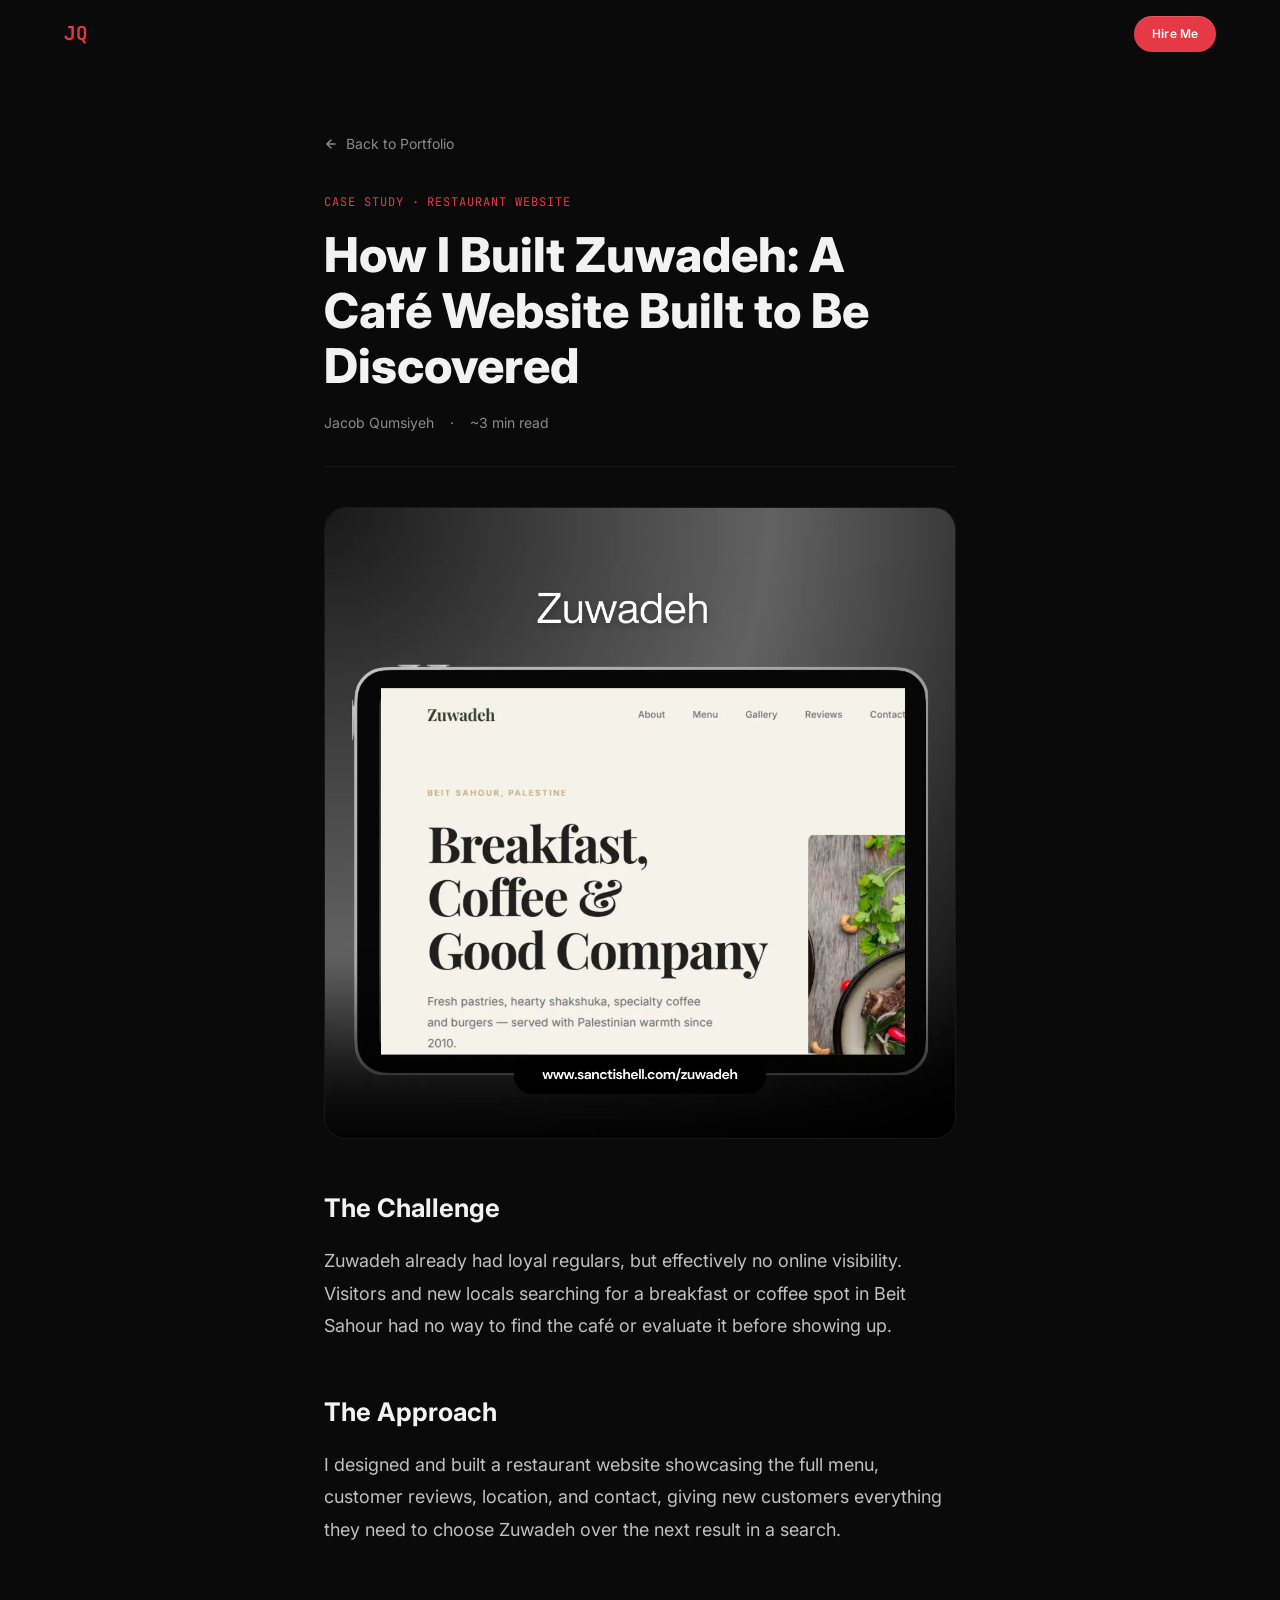
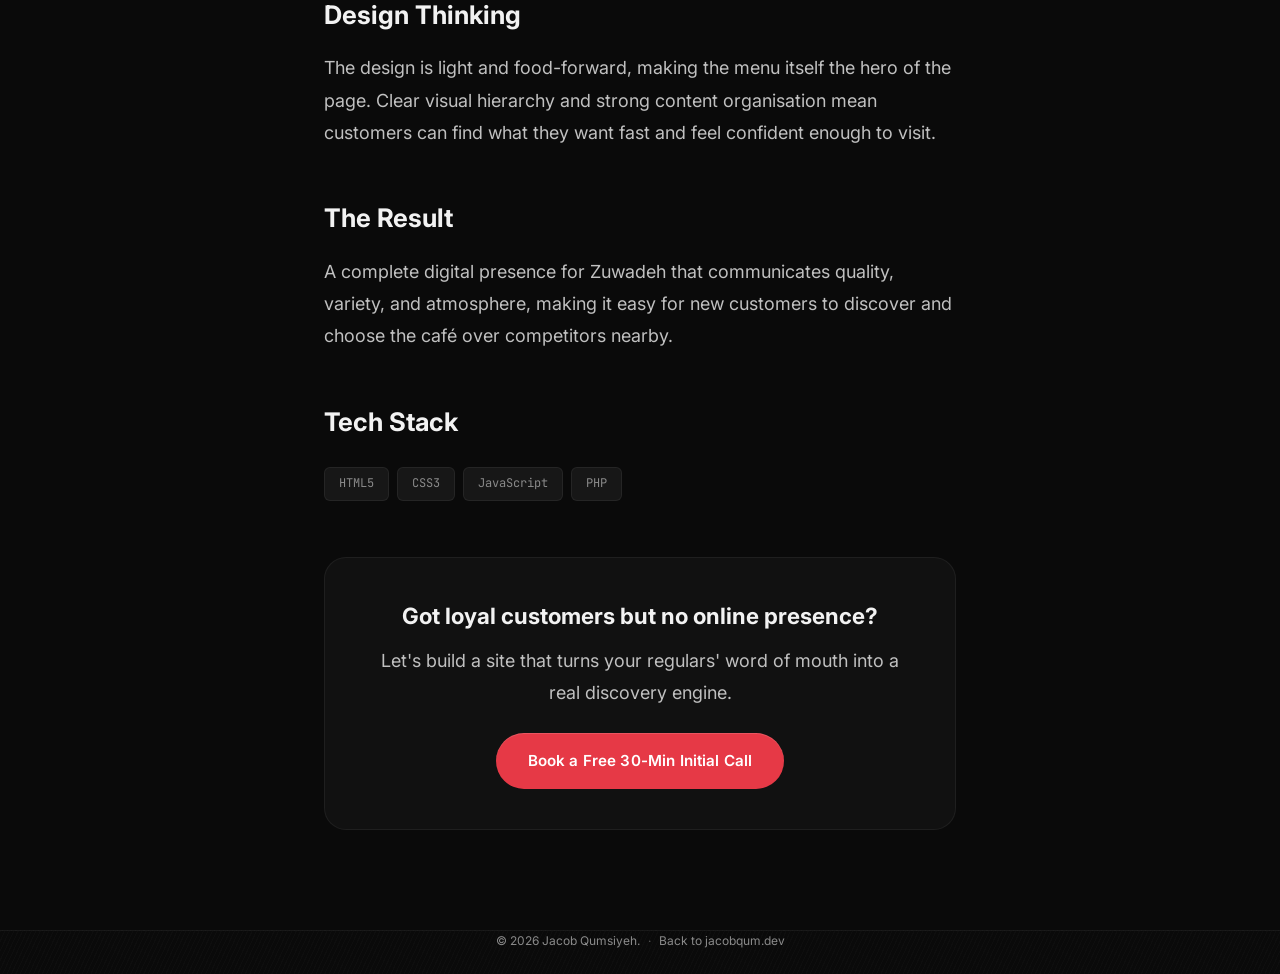
<file: case-study-zuwadeh.html>
<!DOCTYPE html>
<html lang="en">

<head>
  <meta charset="UTF-8">
  <meta name="viewport" content="width=device-width, initial-scale=1.0">

  <title>How I Built Zuwadeh: A Café Website Built to Be Discovered | Jacob Qumsiyeh</title>
  <meta name="description"
    content="A case study on building Zuwadeh's website, turning a popular Beit Sahour café's menu, reviews, and location into a discovery engine for new customers.">
  <meta name="robots" content="index, follow">
  <link rel="canonical" href="https://jacobqum.dev/case-study-zuwadeh.html">

  <meta property="og:type" content="article">
  <meta property="og:url" content="https://jacobqum.dev/case-study-zuwadeh.html">
  <meta property="og:title" content="How I Built Zuwadeh: A Café Website Built to Be Discovered">
  <meta property="og:description"
    content="A case study on turning a popular Beit Sahour café's menu and reviews into a discovery engine for new customers.">
  <meta property="og:image" content="https://jacobqum.dev/assets/Zuwadeh.webp">

  <link rel="icon" type="image/svg+xml" href="assets/favicon.svg">

  <script type="application/ld+json">
  {
    "@context": "https://schema.org",
    "@type": "Article",
    "headline": "How I Built Zuwadeh: A Café Website Built to Be Discovered",
    "description": "A case study on turning a popular Beit Sahour café's menu and reviews into a discovery engine for new customers.",
    "image": "https://jacobqum.dev/assets/Zuwadeh.webp",
    "author": { "@type": "Person", "name": "Jacob Qumsiyeh", "url": "https://jacobqum.dev/" },
    "publisher": { "@type": "Person", "name": "Jacob Qumsiyeh" },
    "mainEntityOfPage": "https://jacobqum.dev/case-study-zuwadeh.html",
    "datePublished": "2026-08-25"
  }
  </script>

  <link rel="preconnect" href="https://fonts.googleapis.com">
  <link rel="preconnect" href="https://fonts.gstatic.com" crossorigin>
  <link
    href="https://fonts.googleapis.com/css2?family=Inter:wght@300;400;500;600;700;800;900&family=JetBrains+Mono:wght@400;500;700&display=swap"
    rel="stylesheet">

  <link rel="stylesheet" href="css/styles.css?v=25">

  <style>
    .article {
      max-width: 760px;
      margin: 0 auto;
      padding: calc(var(--nav-h) + 64px) var(--section-px) 100px;
    }

    .article-back {
      display: flex;
      align-items: center;
      gap: 8px;
      color: var(--grey-mid);
      font-size: var(--text-sm);
      margin-bottom: 32px;
      transition: color 0.2s;
    }

    .article-back:hover {
      color: var(--red);
    }

    .article-category {
      color: var(--red);
      font-family: var(--font-mono);
      font-size: var(--text-xs);
      letter-spacing: 0.08em;
      text-transform: uppercase;
    }

    .article-title {
      font-size: clamp(2rem, 4vw, 3rem);
      font-weight: 800;
      line-height: 1.15;
      margin: 14px 0 18px;
    }

    .article-meta {
      display: flex;
      gap: 16px;
      color: var(--grey-mid);
      font-size: var(--text-sm);
      margin-bottom: 40px;
      padding-bottom: 32px;
      border-bottom: 1px solid var(--border);
    }

    .article-hero-img {
      width: 100%;
      border-radius: var(--r-lg);
      border: 1px solid var(--border);
      margin-bottom: 48px;
    }

    .article-body h2 {
      font-size: 1.6rem;
      font-weight: 700;
      margin: 48px 0 16px;
    }

    .article-body p {
      color: var(--grey);
      line-height: 1.8;
      margin-bottom: 18px;
      font-size: var(--text-lg);
    }

    .article-stack {
      display: flex;
      flex-wrap: wrap;
      gap: 8px;
      margin: 24px 0;
    }

    .article-stack span {
      padding: 6px 14px;
      background: var(--surface-2);
      border: 1px solid var(--border);
      border-radius: var(--r-xs);
      font-family: var(--font-mono);
      font-size: var(--text-xs);
      color: var(--grey-mid);
    }

    .article-cta {
      margin-top: 56px;
      padding: 40px;
      background: var(--surface);
      border: 1px solid var(--border);
      border-radius: var(--r-lg);
      text-align: center;
    }

    .article-cta h3 {
      font-size: 1.4rem;
      margin-bottom: 10px;
    }

    .article-cta p {
      color: var(--grey);
      margin-bottom: 24px;
    }
  </style>
</head>

<body>

  <header class="nav" id="nav" role="banner">
    <a href="index.html#hero" class="nav-logo" aria-label="Back to Jacob Qumsiyeh's portfolio">JQ</a>
    <a href="https://cal.com/jacob-qumsiyeh-czrzyt" target="_blank" rel="noopener noreferrer"
      class="btn btn-sm btn-primary nav-hire" aria-label="Book a call with Jacob">Hire Me</a>
  </header>

  <main class="article">
    <a href="index.html#projects" class="article-back">
      <svg width="14" height="14" viewBox="0 0 24 24" fill="none" stroke="currentColor" stroke-width="2.5"
        stroke-linecap="round" stroke-linejoin="round" aria-hidden="true">
        <path d="M19 12H5M12 19l-7-7 7-7" />
      </svg>
      <span>Back to Portfolio</span>
    </a>

    <span class="article-category">Case Study &middot; Restaurant Website</span>
    <h1 class="article-title">How I Built Zuwadeh: A Café Website Built to Be Discovered</h1>
    <div class="article-meta">
      <span>Jacob Qumsiyeh</span>
      <span>&middot;</span>
      <span>~3 min read</span>
    </div>

    <img class="article-hero-img" src="assets/Zuwadeh.webp" alt="Zuwadeh restaurant website in Beit Sahour" loading="lazy">

    <div class="article-body">
      <h2>The Challenge</h2>
      <p>Zuwadeh already had loyal regulars, but effectively no online visibility. Visitors and new locals searching
        for a breakfast or coffee spot in Beit Sahour had no way to find the café or evaluate it before showing up.
      </p>

      <h2>The Approach</h2>
      <p>I designed and built a restaurant website showcasing the full menu, customer reviews, location, and
        contact, giving new customers everything they need to choose Zuwadeh over the next result in a search.</p>

      <h2>Design Thinking</h2>
      <p>The design is light and food-forward, making the menu itself the hero of the page. Clear visual hierarchy
        and strong content organisation mean customers can find what they want fast and feel confident enough to
        visit.</p>

      <h2>The Result</h2>
      <p>A complete digital presence for Zuwadeh that communicates quality, variety, and atmosphere, making it easy
        for new customers to discover and choose the café over competitors nearby.</p>

      <h2>Tech Stack</h2>
      <div class="article-stack">
        <span>HTML5</span>
        <span>CSS3</span>
        <span>JavaScript</span>
        <span>PHP</span>
      </div>

      <div class="article-cta">
        <h3>Got loyal customers but no online presence?</h3>
        <p>Let's build a site that turns your regulars' word of mouth into a real discovery engine.</p>
        <a href="https://cal.com/jacob-qumsiyeh-czrzyt" target="_blank" rel="noopener noreferrer"
          class="btn btn-primary btn-lg">
          <span>Book a Free 30-Min Initial Call</span>
        </a>
      </div>
    </div>
  </main>

  <footer class="footer" role="contentinfo">
    <div class="container">
      <div class="footer-bottom" style="border-top:none; padding-top:0;">
        <p class="footer-copy">
          &copy; 2026 Jacob Qumsiyeh.
          <span class="footer-copy-sep" aria-hidden="true">&middot;</span>
          <a href="index.html#hero" style="color:var(--grey-mid)">Back to jacobqum.dev</a>
        </p>
      </div>
    </div>
  </footer>

  <!-- Cloudflare Web Analytics — see index.html <head> for setup steps -->
  <!--
  <script defer src='https://static.cloudflareinsights.com/beacon.min.js'
    data-cf-beacon='{"token": "YOUR_TOKEN_HERE"}'></script>
  -->

</body>

</html>
</file>
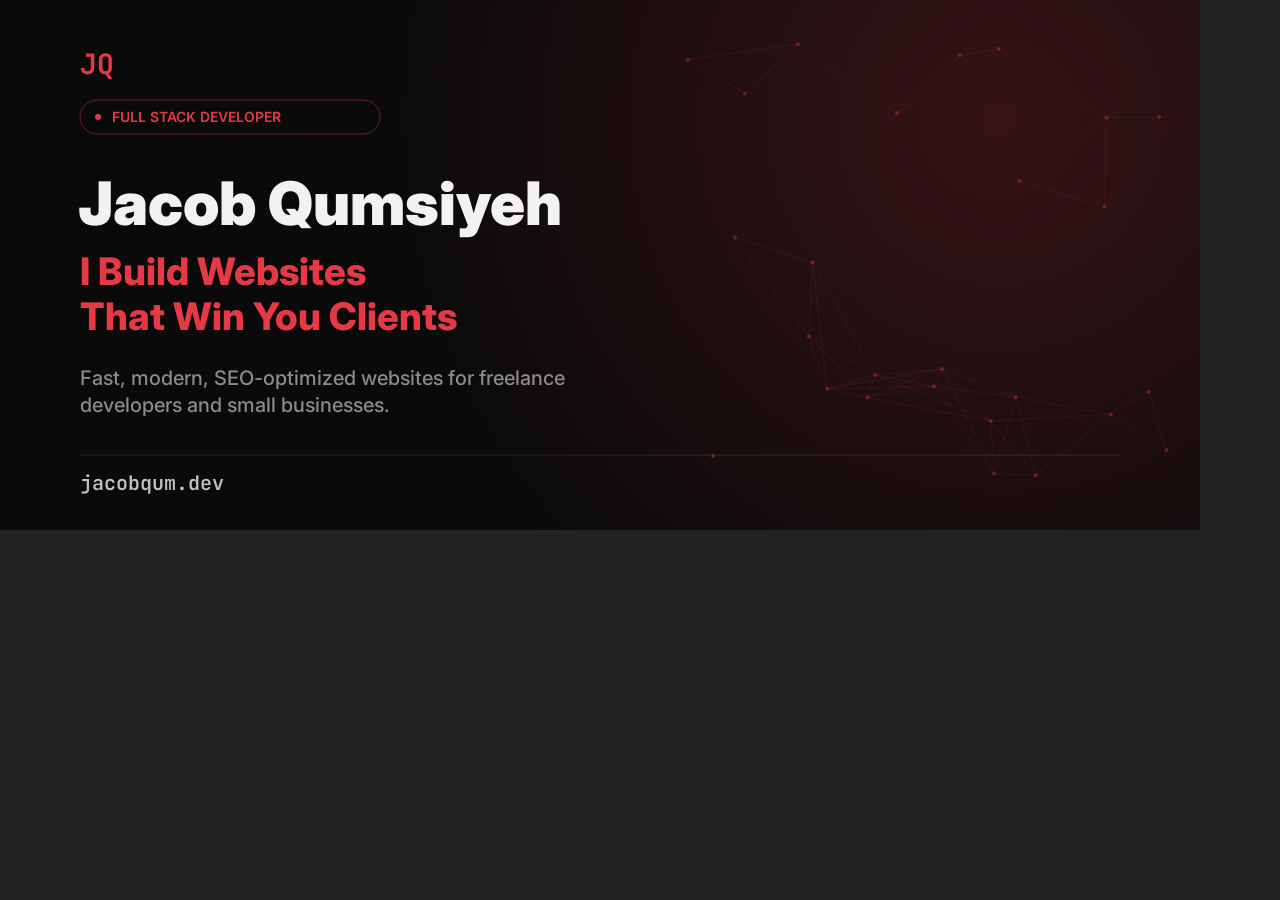
<file: og-banner-generator.html>
<!DOCTYPE html>
<html>
<head>
<meta charset="UTF-8">
<link rel="preconnect" href="https://fonts.googleapis.com">
<link rel="preconnect" href="https://fonts.gstatic.com" crossorigin>
<link href="https://fonts.googleapis.com/css2?family=Inter:wght@400;600;700;800;900&family=JetBrains+Mono:wght@700&display=swap" rel="stylesheet">
<style>body{margin:0;background:#222}</style>
</head>
<body>
<canvas id="c" width="1200" height="530"></canvas>
<script>
async function draw() {
  await document.fonts.load('900 76px Inter');
  await document.fonts.load('700 30px Inter');
  await document.fonts.load('600 26px Inter');
  await document.fonts.load('700 22px "JetBrains Mono"');
  await document.fonts.ready;

  const cv = document.getElementById('c');
  const ctx = cv.getContext('2d');
  const W = 1200, H = 530;
  const red = '#e63946';

  // Background
  ctx.fillStyle = '#0a0a0a';
  ctx.fillRect(0, 0, W, H);

  // Radial red glow, top-right (matches hero vignette feel)
  const grad = ctx.createRadialGradient(1000, 120, 0, 1000, 120, 620);
  grad.addColorStop(0, 'rgba(230,57,70,0.20)');
  grad.addColorStop(1, 'rgba(230,57,70,0)');
  ctx.fillStyle = grad;
  ctx.fillRect(0, 0, W, H);

  // Faint dot-grid network texture (brand consistency with hero canvas)
  ctx.strokeStyle = 'rgba(230,57,70,0.10)';
  ctx.lineWidth = 1;
  const pts = [];
  let seed = 42;
  function rnd() { seed = (seed * 9301 + 49297) % 233280; return seed / 233280; }
  for (let i = 0; i < 26; i++) {
    pts.push({ x: 650 + rnd() * 520, y: 30 + rnd() * 470 });
  }
  for (let i = 0; i < pts.length; i++) {
    for (let j = i + 1; j < pts.length; j++) {
      const dx = pts[i].x - pts[j].x, dy = pts[i].y - pts[j].y;
      if (dx * dx + dy * dy < 130 * 130) {
        ctx.beginPath();
        ctx.moveTo(pts[i].x, pts[i].y);
        ctx.lineTo(pts[j].x, pts[j].y);
        ctx.stroke();
      }
    }
  }
  ctx.fillStyle = 'rgba(230,57,70,0.35)';
  pts.forEach(p => { ctx.beginPath(); ctx.arc(p.x, p.y, 2, 0, Math.PI * 2); ctx.fill(); });

  // "JQ" mark, top-left
  ctx.fillStyle = red;
  ctx.font = "700 28px 'JetBrains Mono', monospace";
  ctx.textBaseline = 'alphabetic';
  ctx.fillText('JQ', 80, 74);

  // Eyebrow pill
  ctx.strokeStyle = 'rgba(230,57,70,0.45)';
  ctx.lineWidth = 1;
  ctx.beginPath();
  ctx.roundRect(80, 100, 300, 34, 17);
  ctx.stroke();
  ctx.fillStyle = red;
  ctx.beginPath();
  ctx.arc(98, 117, 3, 0, Math.PI * 2);
  ctx.fill();
  ctx.font = "600 14px Inter, sans-serif";
  ctx.fillStyle = red;
  ctx.fillText('FULL STACK DEVELOPER', 112, 122);

  // Headline
  ctx.fillStyle = '#f2f2f2';
  ctx.font = "900 60px Inter, sans-serif";
  ctx.fillText('Jacob Qumsiyeh', 78, 225);

  ctx.fillStyle = red;
  ctx.font = "800 38px Inter, sans-serif";
  ctx.fillText('I Build Websites', 80, 285);
  ctx.fillText('That Win You Clients', 80, 330);

  // Subtitle
  ctx.fillStyle = '#8a8a8a';
  ctx.font = "500 20px Inter, sans-serif";
  ctx.fillText('Fast, modern, SEO-optimized websites for freelance', 80, 385);
  ctx.fillText('developers and small businesses.', 80, 412);

  // Bottom URL bar
  ctx.strokeStyle = 'rgba(255,255,255,0.11)';
  ctx.beginPath();
  ctx.moveTo(80, 455);
  ctx.lineTo(1120, 455);
  ctx.stroke();
  ctx.fillStyle = '#c0c0c0';
  ctx.font = "600 20px 'JetBrains Mono', monospace";
  ctx.fillText('jacobqum.dev', 80, 490);

  window.__done = true;
}
draw();
</script>
</body>
</html>
</file>
<file: css/styles.css>
/* ================================================================
   Jacob Qumsieh — Premium Portfolio CSS  v6
   Palette  : #e63946 (red) · #0a0a0a (bg) · #c0c0c0 / #8a8a8a (grey)
   Fonts    : Inter (UI) · JetBrains Mono (code)
   Standard : mobile-first, BEM-ish, GPU-accelerated animations
   ================================================================ */

/* ── 1. Design Tokens ─────────────────────────────── */
:root {
  /* Brand colours */
  --red: #e63946;
  --red-dark: #c1121f;
  --red-light: #ff6b6b;
  --red-dim: rgba(230, 57, 70, 0.10);
  --red-dim-2: rgba(230, 57, 70, 0.18);
  --red-glow: rgba(230, 57, 70, 0.28);

  /* Backgrounds */
  --bg: #0a0a0a;
  --surface: #111111;
  --surface-2: #171717;
  --surface-3: #1e1e1e;
  --surface-4: #252525;

  /* Text */
  --white: #f2f2f2;
  --grey: #c0c0c0;
  --grey-mid: #8a8a8a;
  --grey-dim: #555555;

  /* Borders */
  --border: rgba(255, 255, 255, 0.06);
  --border-2: rgba(255, 255, 255, 0.11);
  --border-3: rgba(255, 255, 255, 0.18);

  /* Typography scale */
  --font-sans: 'Inter', system-ui, -apple-system, sans-serif;
  --font-mono: 'JetBrains Mono', 'Fira Code', monospace;

  --text-2xs: 0.68rem;
  /* labels, badges */
  --text-xs: 0.75rem;
  /* small caps, tags */
  --text-sm: 0.875rem;
  /* body secondary */
  --text-base: 1rem;
  /* body */
  --text-lg: 1.125rem;
  /* lead text */
  --text-xl: 1.25rem;
  /* card titles */

  /* Layout */
  --container: 1240px;
  --nav-h: 68px;
  --section-px: clamp(20px, 5vw, 64px);
  --section-py: clamp(80px, 10vw, 140px);

  /* Motion — consistent easing vocabulary */
  --ease: cubic-bezier(0.16, 1, 0.3, 1);
  /* spring-out */
  --ease-in: cubic-bezier(0.4, 0, 1, 1);
  --ease-out: cubic-bezier(0, 0, 0.2, 1);
  --ease-bounce: cubic-bezier(0.34, 1.56, 0.64, 1);

  /* Radius */
  --r-xs: 6px;
  --r-sm: 10px;
  --r-md: 16px;
  --r-lg: 22px;
  --r-xl: 30px;
  --r-2xl: 40px;
}

/* ── 2. Reset ──────────────────────────────────────── */
*,
*::before,
*::after {
  margin: 0;
  padding: 0;
  box-sizing: border-box;
}

html {
  scroll-behavior: smooth;
  -webkit-text-size-adjust: 100%;
  text-rendering: optimizeLegibility;
}

/* Offsets anchor-jump targets so the fixed nav never covers the section title */
section[id] {
  scroll-margin-top: calc(var(--nav-h) + 8px);
}

body {
  font-family: var(--font-sans);
  font-size: var(--text-base);
  line-height: 1.65;
  background: var(--bg);
  color: var(--white);
  overflow-x: hidden;
  -webkit-font-smoothing: antialiased;
  -moz-osx-font-smoothing: grayscale;
  cursor: none;
  /* replaced by custom cursor */
}

img {
  display: block;
  max-width: 100%;
  height: auto;
}

a {
  color: inherit;
  text-decoration: none;
}

ul {
  list-style: none;
}

button,
input,
textarea,
select {
  font-family: inherit;
  font-size: inherit;
  background: none;
  border: none;
  outline: none;
}

button {
  cursor: none;
}

::selection {
  background: var(--red);
  color: #fff;
}

/* ── 3. Scrollbar ──────────────────────────────────── */
::-webkit-scrollbar {
  width: 4px;
}

::-webkit-scrollbar-track {
  background: var(--bg);
}

::-webkit-scrollbar-thumb {
  background: var(--red);
  border-radius: 4px;
}

::-webkit-scrollbar-thumb:hover {
  background: var(--red-light);
}

/* ── 4. Scroll Progress ───────────────────────────── */
.scroll-progress {
  position: fixed;
  top: 0;
  left: 0;
  width: 100%;
  height: 2px;
  background: linear-gradient(90deg, var(--red-dark), var(--red), var(--red-light));
  z-index: 9998;
  transform-origin: left center;
  transform: scaleX(0);
  will-change: transform;
}

/* ── 4b. Back to Top ──────────────────────────────── */
.back-to-top {
  position: fixed;
  right: 28px;
  bottom: 28px;
  width: 48px;
  height: 48px;
  border-radius: 50%;
  background: var(--surface);
  border: 1px solid var(--border);
  color: var(--red);
  display: flex;
  align-items: center;
  justify-content: center;
  cursor: pointer;
  z-index: 500;
  opacity: 0;
  visibility: hidden;
  transform: translateY(12px);
  transition: opacity 0.3s var(--ease), transform 0.3s var(--ease), visibility 0.3s, background 0.25s, border-color 0.25s, box-shadow 0.25s;
}

.back-to-top.visible {
  opacity: 1;
  visibility: visible;
  transform: translateY(0);
}

.back-to-top:hover {
  background: var(--red);
  border-color: var(--red);
  color: var(--white);
  box-shadow: 0 8px 28px rgba(230, 57, 70, .4);
}

/* Checkered-flag ring — a nod to the finish line */
.back-to-top::before {
  content: '';
  position: absolute;
  inset: -1px;
  border-radius: 50%;
  padding: 1px;
  background: repeating-conic-gradient(var(--grey-dim) 0deg 90deg, transparent 90deg 180deg);
  -webkit-mask: linear-gradient(#000 0 0) content-box, linear-gradient(#000 0 0);
  -webkit-mask-composite: xor;
  mask-composite: exclude;
  opacity: 0;
  transition: opacity 0.25s;
  pointer-events: none;
}

.back-to-top:hover::before {
  opacity: 0.5;
}

@media (max-width: 600px) {
  .back-to-top {
    right: 18px;
    bottom: 18px;
    width: 42px;
    height: 42px;
  }
}

/* ── 5. Custom Cursor ────────────────────────────── */
.cursor-dot,
.cursor-ring {
  position: fixed;
  border-radius: 50%;
  pointer-events: none;
  z-index: 9999;
  transform: translate(-50%, -50%);
  will-change: left, top;
}

.cursor-dot {
  width: 5px;
  height: 5px;
  background: var(--red);
  box-shadow: 0 0 8px var(--red);
  transition: opacity 0.2s;
}

.cursor-ring {
  width: 30px;
  height: 30px;
  border: 1.5px solid rgba(230, 57, 70, 0.45);
  transition:
    width 0.3s var(--ease),
    height 0.3s var(--ease),
    border-color 0.25s,
    background 0.25s;
}

.cursor-ring.hovered {
  width: 54px;
  height: 54px;
  border-color: var(--red);
  background: rgba(230, 57, 70, 0.08);
}

.cursor-ring.clicking {
  width: 22px;
  height: 22px;
  background: rgba(230, 57, 70, 0.25);
}

@media (pointer: coarse) {

  .cursor-dot,
  .cursor-ring {
    display: none;
  }

  body,
  button {
    cursor: auto;
  }
}

/* ── 6. Container ─────────────────────────────────── */
.container {
  width: 100%;
  max-width: var(--container);
  margin: 0 auto;
  padding: 0 var(--section-px);
}

/* ── 7. Buttons ───────────────────────────────────── */
.btn {
  display: inline-flex;
  align-items: center;
  gap: 8px;
  padding: 12px 26px;
  border-radius: 100px;
  font-size: var(--text-sm);
  font-weight: 600;
  letter-spacing: 0.01em;
  white-space: nowrap;
  position: relative;
  overflow: hidden;
  transition:
    background 0.28s var(--ease),
    box-shadow 0.28s var(--ease),
    border-color 0.28s var(--ease),
    color 0.28s var(--ease),
    transform 0.28s var(--ease);
}

/* Ripple pseudo-element */
.btn::after {
  content: '';
  position: absolute;
  inset: 0;
  border-radius: inherit;
  background: rgba(255, 255, 255, 0.08);
  opacity: 0;
  transition: opacity 0.2s;
}

.btn:active::after {
  opacity: 1;
}

.btn svg {
  width: 15px;
  height: 15px;
  flex-shrink: 0;
  transition: transform 0.3s var(--ease);
}

.btn:hover svg {
  transform: translate(3px, -3px);
}

/* Large variant */
.btn-lg {
  padding: 15px 32px;
  font-size: 0.95rem;
  gap: 10px;
}

/* Small variant */
.btn-sm {
  padding: 8px 18px;
  font-size: var(--text-xs);
}

/* Primary */
.btn-primary {
  background: var(--red);
  color: #fff;
  box-shadow:
    0 0 0 0 rgba(230, 57, 70, 0),
    inset 0 1px 0 rgba(255, 255, 255, 0.14);
}

.btn-primary:hover {
  background: var(--red-dark);
  box-shadow:
    0 8px 36px rgba(230, 57, 70, 0.5),
    inset 0 1px 0 rgba(255, 255, 255, 0.14);
  transform: translateY(-2px);
}

.btn-primary:active {
  transform: translateY(0);
}

/* Ghost (outline) */
.btn-ghost {
  border: 1.5px solid var(--border-3);
  color: var(--white);
}

.btn-ghost:hover {
  border-color: var(--red);
  color: var(--red);
  background: var(--red-dim);
  transform: translateY(-2px);
}

/* Outline (nav) */
.btn-outline {
  border: 1.5px solid var(--border-2);
  color: var(--grey);
}

.btn-outline:hover {
  border-color: var(--red);
  color: var(--red);
  background: var(--red-dim);
}

.btn-full {
  width: 100%;
  justify-content: center;
}

/* ── 8. Navigation ────────────────────────────────── */
.nav {
  position: fixed;
  top: 0;
  left: 0;
  right: 0;
  height: var(--nav-h);
  display: flex;
  align-items: center;
  justify-content: space-between;
  padding: 0 var(--section-px);
  z-index: 1000;
  transition:
    background 0.4s var(--ease),
    backdrop-filter 0.4s var(--ease),
    border-bottom 0.4s var(--ease),
    box-shadow 0.4s var(--ease);
}

.nav.scrolled {
  background: rgba(10, 10, 10, 0.85);
  backdrop-filter: blur(24px) saturate(160%);
  -webkit-backdrop-filter: blur(24px) saturate(160%);
  border-bottom: 1px solid var(--border);
  box-shadow: 0 4px 40px rgba(0, 0, 0, 0.4);
}

/* Logo */
.nav-logo {
  font-family: var(--font-mono);
  font-size: 1.2rem;
  font-weight: 700;
  color: var(--red);
  letter-spacing: -0.02em;
  position: relative;
  transition: color 0.2s;
}

.nav-logo::after {
  content: '';
  position: absolute;
  bottom: -2px;
  left: 0;
  width: 0;
  height: 2px;
  background: var(--red);
  transition: width 0.3s var(--ease);
}

.nav-logo:hover::after {
  width: 100%;
}

/* Nav links */
.nav-links {
  display: flex;
  align-items: center;
  gap: 36px;
}

.nav-link {
  font-size: var(--text-sm);
  font-weight: 500;
  color: var(--grey-mid);
  position: relative;
  transition: color 0.2s;
}

/* Animated underline */
.nav-link::after {
  content: '';
  position: absolute;
  bottom: -3px;
  left: 0;
  width: 0;
  height: 1.5px;
  background: var(--red);
  border-radius: 2px;
  transition: width 0.3s var(--ease);
}

.nav-link:hover,
.nav-link.active {
  color: var(--white);
}

.nav-link:hover::after,
.nav-link.active::after {
  width: 100%;
}

/* Hamburger */
.hamburger {
  display: none;
  flex-direction: column;
  gap: 5px;
  padding: 10px;
  -webkit-tap-highlight-color: transparent;
}

.hamburger span {
  display: block;
  width: 22px;
  height: 2px;
  background: var(--white);
  border-radius: 2px;
  transition: transform 0.35s var(--ease), opacity 0.3s;
}

.hamburger.active span:nth-child(1) {
  transform: rotate(45deg) translate(5px, 5px);
}

.hamburger.active span:nth-child(2) {
  opacity: 0;
  transform: scaleX(0);
}

.hamburger.active span:nth-child(3) {
  transform: rotate(-45deg) translate(5px, -5px);
}

/* ── 9. Mobile Navigation ─────────────────────────── */
.mobile-nav {
  position: fixed;
  inset: 0;
  background: rgba(10, 10, 10, 0.97);
  backdrop-filter: blur(30px) saturate(160%);
  -webkit-backdrop-filter: blur(30px) saturate(160%);
  z-index: 999;
  display: flex;
  flex-direction: column;
  align-items: center;
  justify-content: center;
  gap: 0;
  transform: translateY(-100%);
  transition: transform 0.55s var(--ease);
  pointer-events: none;
}

.mobile-nav.open {
  transform: translateY(0);
  pointer-events: all;
}

.mobile-nav-close {
  position: absolute;
  top: 22px;
  right: 24px;
  width: 44px;
  height: 44px;
  border-radius: 50%;
  border: 1px solid var(--border-2);
  color: var(--grey-mid);
  font-size: 1.5rem;
  display: flex;
  align-items: center;
  justify-content: center;
  transition: all 0.2s var(--ease);
  cursor: none;
}

.mobile-nav-close:hover {
  border-color: var(--red);
  color: var(--white);
}

.mobile-nav-links {
  display: flex;
  flex-direction: column;
  align-items: center;
  gap: 0;
  text-align: center;
}

.mobile-link {
  display: flex;
  align-items: center;
  gap: 14px;
  padding: 16px 32px;
  font-size: clamp(1.8rem, 7vw, 2.4rem);
  font-weight: 800;
  color: var(--grey-dim);
  letter-spacing: -0.03em;
  opacity: 0;
  transform: translateY(24px);
  transition:
    color 0.2s,
    opacity 0.5s var(--ease),
    transform 0.5s var(--ease);
}

.mobile-nav.open .mobile-link {
  opacity: 1;
  transform: translateY(0);
}

.mobile-nav.open .mobile-link:nth-child(1) {
  transition-delay: 0.06s;
}

.mobile-nav.open .mobile-link:nth-child(2) {
  transition-delay: 0.12s;
}

.mobile-nav.open .mobile-link:nth-child(3) {
  transition-delay: 0.18s;
}

.mobile-nav.open .mobile-link:nth-child(4) {
  transition-delay: 0.24s;
}

.mobile-nav.open .mobile-link:nth-child(5) {
  transition-delay: 0.30s;
}

.mobile-nav.open .mobile-link:nth-child(6) {
  transition-delay: 0.36s;
}

.mobile-link:hover {
  color: var(--red);
}

.mobile-link-num {
  font-family: var(--font-mono);
  font-size: var(--text-xs);
  font-weight: 500;
  color: var(--red);
  letter-spacing: 0.1em;
  opacity: 0.7;
}

.mobile-nav-footer {
  position: absolute;
  bottom: 40px;
  opacity: 0;
  transition: opacity 0.4s 0.35s;
}

.mobile-nav.open .mobile-nav-footer {
  opacity: 1;
}

.mobile-nav-email {
  font-size: var(--text-sm);
  color: var(--grey-mid);
  transition: color 0.2s;
}

.mobile-nav-email:hover {
  color: var(--red);
}

/* ── 10. Hero ──────────────────────────────────────── */
.hero {
  position: relative;
  height: 100svh;
  /* svh for mobile browser chrome */
  min-height: 680px;
  display: flex;
  align-items: center;
  overflow: hidden;
}

/* Three.js canvas */
#hero-canvas {
  position: absolute;
  inset: 0;
  width: 100%;
  height: 100%;
  z-index: 0;
  will-change: transform;
  opacity: 0.7;
}

/* Radial vignette to blend canvas into bg */
.hero-vignette {
  position: absolute;
  inset: 0;
  z-index: 1;
  background: radial-gradient(ellipse 80% 80% at 35% 50%,
      transparent 30%,
      rgba(10, 10, 10, 0.7) 70%,
      var(--bg) 100%);
  pointer-events: none;
}

/* Subtle noise texture — premium feel */
.hero-noise {
  position: absolute;
  inset: 0;
  z-index: 2;
  background-image: url("data:image/svg+xml,%3Csvg viewBox='0 0 256 256' xmlns='http://www.w3.org/2000/svg'%3E%3Cfilter id='noise'%3E%3CfeTurbulence type='fractalNoise' baseFrequency='0.9' numOctaves='4' stitchTiles='stitch'/%3E%3C/filter%3E%3Crect width='100%25' height='100%25' filter='url(%23noise)' opacity='0.03'/%3E%3C/svg%3E");
  opacity: 0.4;
  pointer-events: none;
  mix-blend-mode: overlay;
}

/* Content layer */
.hero-content {
  position: relative;
  z-index: 3;
  padding: 0 var(--section-px);
  max-width: var(--container);
  margin: 0 auto;
  width: 100%;
}

/* Status eyebrow */
.hero-eyebrow {
  display: inline-flex;
  align-items: center;
  gap: 10px;
  padding: 7px 16px 7px 12px;
  background: var(--red-dim-2);
  border: 1px solid rgba(230, 57, 70, 0.3);
  border-radius: 100px;
  font-size: var(--text-xs);
  font-weight: 600;
  color: var(--red);
  letter-spacing: 0.03em;
  margin-bottom: 32px;
  animation: heroFadeUp 0.7s var(--ease) 0.2s both;
}

.hero-dot {
  width: 7px;
  height: 7px;
  background: var(--red);
  border-radius: 50%;
  animation: pulse-dot 2s ease-in-out infinite;
  box-shadow: 0 0 8px var(--red);
}

@keyframes pulse-dot {

  0%,
  100% {
    opacity: 1;
    transform: scale(1);
  }

  50% {
    opacity: 0.35;
    transform: scale(0.6);
  }
}

/* Headline */
.hero-title {
  font-size: clamp(2.6rem, 5.5vw, 5.5rem);
  font-weight: 900;
  line-height: 0.93;
  letter-spacing: -0.045em;
  margin-bottom: 28px;
}

.hero-line {
  display: block;
  overflow: hidden;
}

.hero-first {
  color: var(--white);
  animation: heroFadeUp 0.8s var(--ease) 0.4s both;
}

.hero-last {
  /* Gradient + shimmer */
  background: linear-gradient(135deg,
      var(--red-dark) 0%,
      var(--red) 40%,
      var(--red-light) 65%,
      var(--red) 100%);
  background-size: 220% auto;
  -webkit-background-clip: text;
  -webkit-text-fill-color: transparent;
  background-clip: text;
  /* Red glow for depth */
  filter: drop-shadow(0 0 50px rgba(230, 57, 70, 0.45));
  animation: heroFadeUp 0.8s var(--ease) 0.55s both,
    shimmerText 4s linear 1.8s infinite;
}

@keyframes shimmerText {
  to {
    background-position: 220% center;
  }
}

/* Positioning statement */
.hero-positioning {
  font-size: clamp(1rem, 1.9vw, 1.2rem);
  color: var(--white);
  font-weight: 600;
  line-height: 1.4;
  margin-bottom: 14px;
  max-width: 520px;
  animation: heroFadeUp 0.7s var(--ease) 0.55s both;
}

/* Static tagline */
.hero-tagline {
  font-size: clamp(0.9rem, 1.5vw, 1rem);
  color: var(--grey);
  font-weight: 400;
  line-height: 1.7;
  margin-bottom: 44px;
  max-width: 520px;
  animation: heroFadeUp 0.7s var(--ease) 0.7s both;
}

.typed-cursor {
  display: inline-block;
  width: 2px;
  height: 1.1em;
  background: var(--red);
  vertical-align: text-bottom;
  margin-left: 2px;
  border-radius: 1px;
  animation: blink 1.1s step-end infinite;
}

@keyframes blink {

  0%,
  100% {
    opacity: 1
  }

  50% {
    opacity: 0
  }
}

/* CTAs */
.hero-cta {
  display: flex;
  align-items: center;
  gap: 16px;
  flex-wrap: wrap;
  animation: heroFadeUp 0.7s var(--ease) 0.9s both;
}

/* Scroll cue */
.hero-scroll-cue {
  position: absolute;
  bottom: 40px;
  left: var(--section-px);
  display: flex;
  align-items: center;
  gap: 12px;
  animation: heroFadeUp 0.7s var(--ease) 1.3s both;
}

.scroll-line {
  width: 1px;
  height: 56px;
  background: linear-gradient(to bottom, var(--red) 0%, transparent 100%);
  animation: scrollPulse 2.2s ease-in-out infinite;
}

@keyframes scrollPulse {

  0%,
  100% {
    transform: scaleY(1);
    opacity: 0.6;
  }

  50% {
    transform: scaleY(0.5);
    opacity: 1;
  }
}

/* ── Tech Orbit (replaces decorative badge) ──────── */

/* Outer container — absolutely positioned right of hero content */
.tech-orbit {
  position: absolute;
  right: clamp(20px, 6vw, 100px);
  top: 50%;
  transform: translateY(-50%);
  width: 460px;
  height: 460px;
  display: flex;
  align-items: center;
  justify-content: center;
  z-index: 3;
  pointer-events: none;
  /* badges re-enable pointer-events */
  animation: heroFadeIn 1.4s var(--ease) 1.2s both;
  will-change: transform;
  /* GPU hint for JS parallax */
}

/* Hide below 1100px — content fills full width on smaller screens */
@media (max-width: 1100px) {
  .tech-orbit {
    display: none;
  }
}

/* Stage: relative container for absolute-positioned badges */
.orbit-stage {
  position: relative;
  width: 100%;
  height: 100%;
  display: flex;
  align-items: center;
  justify-content: center;
}

/* Decorative elliptical guide rings — simulate the orbit path */
.orbit-guide {
  position: absolute;
  border-radius: 50%;
  border: 1px solid;
  pointer-events: none;
}

.orbit-guide--1 {
  width: 420px;
  height: 155px;
  border-color: rgba(230, 57, 70, 0.08);
  animation: orbitGuide 32s linear infinite;
}

.orbit-guide--2 {
  width: 315px;
  height: 116px;
  border-color: rgba(230, 57, 70, 0.05);
  border-style: dashed;
  animation: orbitGuide 22s linear infinite reverse;
}

@keyframes orbitGuide {
  to {
    transform: rotateZ(360deg);
  }
}

/* Center identity core — floating animation */
.orbit-core {
  position: absolute;
  z-index: 15;
  width: 90px;
  height: 90px;
  border-radius: 50%;
  background: radial-gradient(circle at 40% 35%, rgba(230, 57, 70, .20) 0%, transparent 70%);
  border: 1px solid rgba(230, 57, 70, 0.38);
  display: flex;
  flex-direction: column;
  align-items: center;
  justify-content: center;
  box-shadow:
    0 0 50px rgba(230, 57, 70, .15),
    inset 0 0 30px rgba(230, 57, 70, .07),
    0 0 0 9px rgba(230, 57, 70, .04);
  animation: coreFloat 5.5s ease-in-out infinite;
}

.orbit-core span {
  font-family: var(--font-mono);
  font-size: 0.6rem;
  font-weight: 700;
  color: var(--red);
  text-transform: uppercase;
  letter-spacing: 0.13em;
  line-height: 1.55;
}

@keyframes coreFloat {

  0%,
  100% {
    transform: translateY(0);
  }

  50% {
    transform: translateY(-7px);
  }
}

/* Individual technology badge — positioned by JS via transform */
.orbit-badge {
  position: absolute;
  top: 50%;
  /* start at stage center so JS translate offsets correctly */
  left: 50%;
  display: flex;
  flex-direction: column;
  align-items: center;
  gap: 5px;
  pointer-events: all;
  /* re-enable so hover works */
  cursor: none;
  will-change: transform, opacity;
  transform-origin: center center;
}

/* Icon container */
.orbit-badge-icon {
  width: 44px;
  height: 44px;
  border-radius: 11px;
  background: var(--surface-2);
  border: 1px solid var(--border-2);
  display: flex;
  align-items: center;
  justify-content: center;
  font-size: 1.3rem;
  line-height: 1;
  box-shadow: 0 4px 16px rgba(0, 0, 0, 0.5);
  transition: border-color 0.3s, box-shadow 0.3s, transform 0.3s var(--ease);
}

/* Label — visible on hover */
.orbit-badge-label {
  font-size: 0.54rem;
  font-family: var(--font-mono);
  font-weight: 600;
  color: var(--grey-mid);
  text-transform: uppercase;
  letter-spacing: 0.08em;
  white-space: nowrap;
  opacity: 0;
  transform: translateY(3px);
  transition: opacity 0.25s, transform 0.25s var(--ease);
}

/* Hover state — icon scales up, label appears */
.orbit-badge:hover .orbit-badge-icon {
  border-color: rgba(230, 57, 70, 0.55);
  box-shadow:
    0 6px 24px rgba(230, 57, 70, 0.28),
    0 0 0 1px rgba(230, 57, 70, 0.18);
  transform: scale(1.22) translateY(-2px);
}

.orbit-badge:hover .orbit-badge-label {
  opacity: 1;
  transform: translateY(0);
}

/* Shared hero animation */
@keyframes heroFadeUp {
  from {
    opacity: 0;
    transform: translateY(28px);
  }

  to {
    opacity: 1;
    transform: translateY(0);
  }
}

@keyframes heroFadeIn {
  from {
    opacity: 0;
  }

  to {
    opacity: 1;
  }
}

/* ── 11. Section Utilities ────────────────────────── */
.section {
  padding: var(--section-py) 0;
}

.section-header {
  margin-bottom: clamp(48px, 6vw, 80px);
}

.section-tag {
  display: inline-flex;
  align-items: center;
  font-family: var(--font-mono);
  font-size: var(--text-2xs);
  font-weight: 700;
  letter-spacing: 0.16em;
  text-transform: uppercase;
  color: var(--red);
  margin-bottom: 14px;
}

.section-title {
  font-size: clamp(2.4rem, 5vw, 5.2rem);
  font-weight: 800;
  line-height: 1.02;
  letter-spacing: -0.04em;
  /* Subtle gradient for premium depth */
  background: linear-gradient(160deg, var(--white) 0%, rgba(242, 242, 242, 0.7) 100%);
  -webkit-background-clip: text;
  -webkit-text-fill-color: transparent;
  background-clip: text;
}

.section-sub {
  color: var(--grey-mid);
  font-size: var(--text-lg);
  font-weight: 400;
  line-height: 1.65;
  margin-top: 16px;
  max-width: 520px;
}

/* ── 12. Scroll Reveal ────────────────────────────── */
/* Elements start invisible; JS adds .visible when in viewport */
.reveal {
  opacity: 0;
  transform: translateY(36px);
  transition:
    opacity 0.85s var(--ease),
    transform 0.85s var(--ease);
  transition-delay: var(--delay, 0s);
  will-change: opacity, transform;
}

.reveal.visible {
  opacity: 1;
  transform: translateY(0);
}

/* ── 13. About ────────────────────────────────────── */
.about {
  background: var(--bg);
  padding-top: clamp(60px, 8vw, 96px);
  padding-bottom: clamp(60px, 8vw, 96px);
}

.about-grid {
  display: grid;
  grid-template-columns: 1fr 1.1fr;
  gap: 56px;
  align-items: start;
}

.about-text {
  font-size: 1rem;
  line-height: 1.8;
  color: var(--grey);
  margin-bottom: 16px;
}

.about-text strong {
  color: var(--white);
  font-weight: 700;
}

/* Stats */
.about-stats {
  display: grid;
  grid-template-columns: repeat(3, 1fr);
  gap: 12px;
  margin-top: 28px;
}

.stat {
  padding: 22px 18px;
  background: var(--surface);
  border: 1px solid var(--border);
  border-radius: var(--r-md);
  text-align: center;
  position: relative;
  overflow: hidden;
  transition: border-color 0.3s, transform 0.35s var(--ease), box-shadow 0.35s;
}

.stat::before {
  content: '';
  position: absolute;
  bottom: 0;
  left: 0;
  right: 0;
  height: 2px;
  background: linear-gradient(90deg, var(--red-dark), var(--red));
  transform: scaleX(0);
  transition: transform 0.4s var(--ease);
}

.stat:hover {
  border-color: rgba(230, 57, 70, .25);
  transform: translateY(-5px);
  box-shadow: 0 12px 36px rgba(0, 0, 0, .4);
}

.stat:hover::before {
  transform: scaleX(1);
}

.stat-inner {
  display: flex;
  align-items: baseline;
  justify-content: center;
  gap: 2px;
}

.stat-num {
  font-size: 2.2rem;
  font-weight: 800;
  font-family: var(--font-mono);
  color: var(--red);
  line-height: 1;
}

.stat-plus {
  font-size: 1.5rem;
  font-weight: 800;
  color: var(--red);
}

.stat-label {
  display: block;
  font-size: var(--text-2xs);
  color: var(--grey-mid);
  text-transform: uppercase;
  letter-spacing: 0.07em;
  font-weight: 600;
  margin-top: 6px;
}

/* Code window */
.code-window {
  border-radius: var(--r-lg);
  overflow: hidden;
  border: 1px solid var(--border-2);
  background: var(--surface-2);
  box-shadow: 0 32px 80px rgba(0, 0, 0, .7);
  transition: box-shadow 0.4s, transform 0.4s var(--ease);
}

.code-window:hover {
  box-shadow: 0 40px 100px rgba(0, 0, 0, .8), 0 0 0 1px rgba(230, 57, 70, .15);
  transform: translateY(-4px);
}

.code-window-bar {
  height: 40px;
  background: var(--surface-3);
  display: flex;
  align-items: center;
  padding: 0 16px;
  gap: 10px;
  border-bottom: 1px solid var(--border);
}

.code-dots {
  display: flex;
  gap: 7px;
}

.code-dots span {
  width: 11px;
  height: 11px;
  border-radius: 50%;
}

.code-dots span:nth-child(1) {
  background: #ff5f57;
}

.code-dots span:nth-child(2) {
  background: #ffbd2e;
}

.code-dots span:nth-child(3) {
  background: #28c940;
}

.code-filename {
  font-family: var(--font-mono);
  font-size: var(--text-2xs);
  color: var(--grey-mid);
  margin: 0 auto;
  letter-spacing: 0.04em;
}

.code-lang-badge {
  font-family: var(--font-mono);
  font-size: var(--text-2xs);
  color: var(--red);
  background: var(--red-dim);
  border: 1px solid rgba(230, 57, 70, .2);
  border-radius: var(--r-xs);
  padding: 2px 7px;
  font-weight: 700;
  letter-spacing: 0.05em;
}

.code-block {
  margin: 0;
  padding: 26px 30px;
  font-family: var(--font-mono);
  font-size: 0.83rem;
  line-height: 1.8;
  overflow-x: auto;
  tab-size: 2;
}

.code-block code {
  font-family: inherit;
}

/* Syntax colours — Material Palenight palette */
.cs-comment {
  color: #546e7a;
  font-style: italic;
}

.cs-keyword {
  color: #c792ea;
}

.cs-fn {
  color: #82aaff;
}

.cs-var {
  color: #eeffff;
}

.cs-op {
  color: #89ddff;
}

.cs-key {
  color: #f07178;
}

.cs-str {
  color: #c3e88d;
}

.cs-bool {
  color: #ff9cac;
}

/* ── 14. Skills ───────────────────────────────────── */
.skills {
  background: var(--surface);
}

.skills-grid {
  display: grid;
  grid-template-columns: repeat(3, 1fr);
  gap: 28px;
}

.skill-group {
  background: var(--bg);
  border: 1px solid var(--border);
  border-radius: var(--r-lg);
  padding: 28px 24px;
  transition: border-color 0.3s, box-shadow 0.3s;
}

.skill-group:hover {
  border-color: rgba(230, 57, 70, .22);
  box-shadow: 0 8px 40px rgba(0, 0, 0, .3);
}

.skill-group-title {
  display: flex;
  align-items: center;
  gap: 8px;
  font-size: var(--text-2xs);
  font-weight: 700;
  text-transform: uppercase;
  letter-spacing: 0.14em;
  color: var(--red);
  margin-bottom: 22px;
}

.skill-group-title svg {
  color: var(--red);
  flex-shrink: 0;
}

.skill-list {
  display: flex;
  flex-direction: column;
  gap: 14px;
}

.skill-item {
  padding: 12px 14px;
  background: var(--surface);
  border: 1px solid var(--border);
  border-radius: var(--r-sm);
  transition:
    border-color 0.3s,
    box-shadow 0.3s,
    transform 0.25s var(--ease);
  transform-style: preserve-3d;
}

.skill-item:hover {
  border-color: rgba(230, 57, 70, .28);
  box-shadow: 0 6px 24px rgba(0, 0, 0, .4);
}

.skill-head {
  display: flex;
  justify-content: space-between;
  align-items: center;
  font-size: var(--text-sm);
  font-weight: 500;
  margin-bottom: 10px;
}

.skill-name {
  display: flex;
  align-items: center;
  gap: 9px;
  color: var(--grey);
}

.skill-icon {
  font-size: 1.18rem;
  line-height: 1;
  flex-shrink: 0;
}

.skill-icon--github {
  color: var(--white) !important;
}

.skill-icon-svg {
  width: 16px;
  height: 16px;
  flex-shrink: 0;
}

.skill-pct {
  color: var(--red);
  font-family: var(--font-mono);
  font-size: var(--text-2xs);
  font-weight: 600;
  flex-shrink: 0;
}

.skill-bar {
  height: 3px;
  background: var(--surface-3);
  border-radius: 3px;
  overflow: hidden;
}

.skill-fill {
  height: 100%;
  width: 0;
  background: linear-gradient(90deg, var(--red-dark), var(--red));
  border-radius: 3px;
  transition: width 1.3s var(--ease);
  box-shadow: 0 0 8px var(--red-glow);
  will-change: width;
}

/* ── 15. Services ─────────────────────────────────── */
.services {
  background: var(--bg);
}

.services-grid {
  display: grid;
  grid-template-columns: repeat(3, 1fr);
  gap: 22px;
}

.service-card {
  padding: 36px 30px;
  background: var(--surface);
  border: 1px solid var(--border);
  border-radius: var(--r-xl);
  position: relative;
  overflow: hidden;
  cursor: default;
  transform-style: preserve-3d;
  transition:
    border-color 0.35s var(--ease),
    box-shadow 0.35s var(--ease),
    transform 0.25s var(--ease);
}

/* Gradient glow on hover */
.service-card::before {
  content: '';
  position: absolute;
  inset: 0;
  background: radial-gradient(circle at 0% 100%,
      rgba(230, 57, 70, .08) 0%,
      transparent 65%);
  opacity: 0;
  transition: opacity 0.4s;
}

/* Top accent line */
.service-card::after {
  content: '';
  position: absolute;
  top: 0;
  left: 0;
  width: 0;
  height: 2px;
  background: linear-gradient(90deg, var(--red-dark), var(--red), var(--red-light));
  transition: width 0.5s var(--ease);
}

.service-card:hover {
  border-color: rgba(230, 57, 70, .32);
  box-shadow: 0 24px 72px rgba(0, 0, 0, .55), 0 0 0 1px rgba(230, 57, 70, .08);
}

.service-card:hover::before {
  opacity: 1;
}

.service-card:hover::after {
  width: 100%;
}

/* Arrow that slides in on hover */
.service-arrow {
  position: absolute;
  top: 28px;
  right: 28px;
  width: 36px;
  height: 36px;
  border-radius: 50%;
  border: 1px solid var(--border-2);
  display: flex;
  align-items: center;
  justify-content: center;
  color: var(--grey-dim);
  transform: translate(4px, -4px);
  opacity: 0;
  transition: opacity 0.3s, transform 0.3s var(--ease), color 0.3s, border-color 0.3s;
}

.service-arrow svg {
  width: 14px;
  height: 14px;
}

.service-card:hover .service-arrow {
  opacity: 1;
  transform: translate(0, 0);
  color: var(--red);
  border-color: rgba(230, 57, 70, .3);
}

.service-number {
  font-family: var(--font-mono);
  font-size: 3.5rem;
  font-weight: 400;
  color: var(--border);
  line-height: 1;
  letter-spacing: -0.04em;
  margin-bottom: 16px;
  transition: color 0.3s;
}

.service-card:hover .service-number {
  color: var(--surface-4);
}

.service-icon {
  width: 52px;
  height: 52px;
  background: var(--red-dim);
  border: 1px solid rgba(230, 57, 70, .18);
  border-radius: var(--r-md);
  display: flex;
  align-items: center;
  justify-content: center;
  color: var(--red);
  margin-bottom: 22px;
  transition: background 0.3s, box-shadow 0.3s;
}

.service-icon svg {
  width: 26px;
  height: 26px;
}

.service-card:hover .service-icon {
  background: var(--red-dim-2);
  box-shadow: 0 0 24px rgba(230, 57, 70, .2);
}

.service-title {
  font-size: var(--text-xl);
  font-weight: 700;
  letter-spacing: -0.02em;
  margin-bottom: 12px;
  line-height: 1.25;
}

.service-desc {
  font-size: var(--text-sm);
  color: var(--grey-mid);
  line-height: 1.78;
  margin-bottom: 24px;
}

.service-tags {
  display: flex;
  flex-wrap: wrap;
  gap: 6px;
}

.service-tags span {
  padding: 3px 11px;
  background: var(--surface-2);
  border: 1px solid var(--border);
  border-radius: 100px;
  font-size: var(--text-2xs);
  font-family: var(--font-mono);
  color: var(--grey-mid);
  letter-spacing: 0.03em;
}

/* ── 16. Projects ─────────────────────────────────── */
.projects {
  background: var(--surface);
}

.projects-grid {
  display: grid;
  grid-template-columns: repeat(2, 1fr);
  align-items: start;
  gap: 22px;
}

/* Diagonal/staggered rhythm — alternating cards sit lower, echoing an
   editorial cascade instead of a uniform grid. Reset on narrower
   layouts where the grid collapses to a single column. */
.project-card:nth-child(even) {
  margin-top: 64px;
}

/* Base card styles — JS appends these to DOM */
.project-card {
  background: var(--bg);
  border: 1px solid var(--border);
  border-radius: var(--r-xl);
  overflow: hidden;
  transform-style: preserve-3d;
  cursor: none;
  position: relative;
  /* Reveal state */
  opacity: 0;
  transform: perspective(1400px) rotateY(0deg) translateY(36px);
  transition:
    opacity 0.8s var(--ease),
    transform 0.8s var(--ease),
    border-color 0.32s,
    box-shadow 0.32s;
  will-change: opacity, transform;
}

/* Resting 3D pose once revealed — alternating tilt direction so the
   section reads as three-dimensional even without a hover. The JS
   hover-tilt (see main.js) takes over via inline style on interaction
   and hands back to this pose on mouseleave. */
.project-card.visible:nth-child(odd) {
  opacity: 1;
  transform: perspective(1400px) rotateY(-3deg) translateY(0);
}

.project-card.visible:nth-child(even) {
  opacity: 1;
  transform: perspective(1400px) rotateY(3deg) translateY(0);
}

.project-card:nth-child(2) {
  transition-delay: 0.08s;
}

.project-card:nth-child(3) {
  transition-delay: 0.16s;
}

.project-card:nth-child(4) {
  transition-delay: 0.24s;
}

/* Top border accent */
.project-card::before {
  content: '';
  position: absolute;
  top: 0;
  left: 0;
  height: 2px;
  width: 0;
  background: linear-gradient(90deg, var(--red-dark), var(--red));
  transition: width 0.45s var(--ease);
  z-index: 1;
}

.project-card:hover {
  border-color: rgba(230, 57, 70, .28);
  box-shadow: 0 28px 72px rgba(0, 0, 0, .65), 0 0 0 1px rgba(230, 57, 70, .1);
}

.project-card:hover::before {
  width: 100%;
}

.project-card-body {
  padding: 34px 30px;
}

.project-num {
  font-family: var(--font-mono);
  font-size: 4rem;
  font-weight: 400;
  color: var(--border);
  line-height: 1;
  letter-spacing: -0.04em;
  margin-bottom: 10px;
  transition: color 0.3s;
}

.project-card:hover .project-num {
  color: var(--surface-4);
}

.project-cat {
  display: inline-flex;
  align-items: center;
  gap: 6px;
  font-family: var(--font-mono);
  font-size: var(--text-2xs);
  font-weight: 700;
  text-transform: uppercase;
  letter-spacing: 0.14em;
  color: var(--red);
  margin-bottom: 14px;
}

.project-title {
  font-size: 1.45rem;
  font-weight: 700;
  letter-spacing: -0.025em;
  line-height: 1.2;
  margin-bottom: 12px;
}

.project-excerpt {
  font-size: var(--text-sm);
  color: var(--grey-mid);
  line-height: 1.75;
  margin-bottom: 22px;
}

.project-tech {
  display: flex;
  flex-wrap: wrap;
  gap: 6px;
  margin-bottom: 26px;
}

.project-tech span {
  padding: 3px 10px;
  background: var(--surface-2);
  border: 1px solid var(--border);
  border-radius: var(--r-xs);
  font-family: var(--font-mono);
  font-size: var(--text-2xs);
  color: var(--grey-mid);
}

.project-link-btn {
  display: inline-flex;
  align-items: center;
  gap: 6px;
  font-size: var(--text-sm);
  font-weight: 600;
  color: var(--red);
  transition: gap 0.3s var(--ease), color 0.2s;
}

.project-link-btn:hover {
  gap: 12px;
  color: var(--red-light);
}

.project-link-btn svg {
  width: 14px;
  height: 14px;
  stroke: currentColor;
  fill: none;
  stroke-width: 2.5;
  stroke-linecap: round;
  stroke-linejoin: round;
  flex-shrink: 0;
}

/* ── 17. Contact ──────────────────────────────────── */
.contact {
  background: var(--bg);
}

.contact-grid {
  display: grid;
  grid-template-columns: 1.25fr 0.75fr;
  gap: 72px;
  align-items: start;
}

/* Form */
.contact-form {
  display: flex;
  flex-direction: column;
  gap: 28px;
}

.form-group {
  position: relative;
}

.form-input {
  width: 100%;
  background: transparent;
  border: none;
  border-bottom: 1px solid var(--border-2);
  padding: 14px 0;
  color: var(--white);
  font-size: var(--text-base);
  font-family: var(--font-sans);
  transition: border-color 0.3s;
}

.form-input:focus {
  border-bottom-color: var(--red);
}

/* Error state */
.form-input.invalid {
  border-bottom-color: var(--red-light);
}

.form-label {
  position: absolute;
  top: 14px;
  left: 0;
  font-size: 0.95rem;
  color: var(--grey-mid);
  pointer-events: none;
  transition: all 0.3s var(--ease);
}

.form-input:focus~.form-label,
.form-input:not(:placeholder-shown)~.form-label {
  top: -9px;
  font-size: var(--text-2xs);
  color: var(--red);
  font-weight: 700;
  letter-spacing: 0.07em;
  text-transform: uppercase;
}

.form-line {
  position: absolute;
  bottom: 0;
  left: 0;
  width: 0;
  height: 1.5px;
  background: var(--red);
  transition: width 0.4s var(--ease);
  border-radius: 2px;
}

.form-input:focus~.form-line {
  width: 100%;
}

.form-textarea {
  resize: none;
  min-height: 110px;
}

.form-error {
  display: block;
  font-size: var(--text-2xs);
  color: var(--red-light);
  margin-top: 5px;
  font-weight: 500;
  min-height: 1.2em;
  letter-spacing: 0.02em;
}

/* Toast */
.form-toast {
  margin-top: 4px;
  padding: 0;
  border-radius: var(--r-sm);
  font-size: var(--text-sm);
  font-weight: 500;
  max-height: 0;
  overflow: hidden;
  transition: max-height 0.4s var(--ease), padding 0.4s;
}

.form-toast.show {
  padding: 14px 18px;
  max-height: 80px;
}

.form-toast.success {
  background: rgba(34, 197, 94, .12);
  color: #4ade80;
  border: 1px solid rgba(34, 197, 94, .25);
}

.form-toast.error {
  background: rgba(230, 57, 70, .12);
  color: var(--red-light);
  border: 1px solid rgba(230, 57, 70, .25);
}

/* Contact card */
.contact-card {
  padding: 40px 34px;
  background: var(--surface);
  border: 1px solid var(--border);
  border-radius: var(--r-xl);
  position: relative;
  overflow: hidden;
}

.contact-card::before {
  content: '';
  position: absolute;
  top: 0;
  left: 0;
  width: 100%;
  height: 2px;
  background: linear-gradient(90deg, var(--red-dark), var(--red));
}

.contact-card h3 {
  font-size: 1.35rem;
  font-weight: 700;
  letter-spacing: -0.02em;
  margin-bottom: 10px;
}

.contact-card>p {
  font-size: var(--text-sm);
  color: var(--grey-mid);
  line-height: 1.78;
  margin-bottom: 30px;
}

.contact-details {
  display: flex;
  flex-direction: column;
  gap: 14px;
}

.contact-row {
  display: flex;
  align-items: center;
  gap: 14px;
  transition: transform 0.25s var(--ease);
}

.contact-row:hover {
  transform: translateX(5px);
}

.contact-icon {
  width: 44px;
  height: 44px;
  border-radius: var(--r-sm);
  background: var(--surface-2);
  border: 1px solid var(--border);
  display: flex;
  align-items: center;
  justify-content: center;
  color: var(--grey-mid);
  flex-shrink: 0;
  transition: border-color 0.3s, color 0.3s;
}

.contact-icon svg {
  width: 18px;
  height: 18px;
}

.contact-row:hover .contact-icon {
  border-color: var(--red);
  color: var(--red);
}

.contact-label {
  display: block;
  font-size: var(--text-2xs);
  color: var(--grey-mid);
  text-transform: uppercase;
  letter-spacing: 0.1em;
  font-weight: 700;
  margin-bottom: 3px;
}

.contact-row strong {
  display: block;
  font-size: var(--text-sm);
  color: var(--white);
  font-weight: 600;
}

/* Social icons */
.contact-social {
  display: flex;
  flex-wrap: wrap;
  gap: 10px;
  margin-top: 28px;
  padding-top: 24px;
  border-top: 1px solid var(--border);
}

.contact-social-link {
  width: 44px;
  height: 44px;
  border-radius: var(--r-sm);
  border: 1px solid var(--border);
  display: flex;
  align-items: center;
  justify-content: center;
  color: var(--grey-mid);
  transition: all 0.3s var(--ease);
}

.contact-social-link svg {
  width: 17px;
  height: 17px;
}

.contact-social-link:hover {
  border-color: var(--red);
  color: var(--red);
  background: var(--red-dim);
  transform: translateY(-4px);
  box-shadow: 0 8px 20px var(--red-glow);
}

/* ── 18. Footer ───────────────────────────────────── */
.footer {
  padding: 40px 0;
  border-top: 1px solid var(--border);
  background: var(--bg);
}

.footer-inner {
  display: flex;
  align-items: center;
  justify-content: space-between;
}

.footer-logo {
  font-family: var(--font-mono);
  font-size: 1.2rem;
  font-weight: 700;
  color: var(--red);
  transition: color 0.2s, text-shadow 0.3s;
}

.footer-logo:hover {
  color: var(--red-light);
  text-shadow: 0 0 20px rgba(230, 57, 70, .5);
}

.footer-copy {
  font-size: var(--text-xs);
  color: var(--grey-mid);
  display: flex;
  align-items: center;
  gap: 8px;
}

.footer-copy-sep {
  color: var(--grey-dim);
}

.footer-social {
  display: flex;
  gap: 10px;
}

.social-link {
  width: 40px;
  height: 40px;
  border-radius: var(--r-xs);
  border: 1px solid var(--border);
  display: flex;
  align-items: center;
  justify-content: center;
  color: var(--grey-mid);
  transition: all 0.3s var(--ease);
}

.social-link svg {
  width: 16px;
  height: 16px;
}

.social-link:hover {
  border-color: var(--red);
  color: var(--red);
  background: var(--red-dim);
  box-shadow: 0 0 16px var(--red-glow);
  transform: translateY(-3px);
}

/* ── 19. Project Modal ────────────────────────────── */
.modal-header #modal-link,
.modal-header #modal-case-study-link {
  margin-right: 12px;
  margin-top: 8px;
}

.modal {
  position: fixed;
  inset: 0;
  z-index: 2000;
  display: flex;
  align-items: center;
  justify-content: center;
  padding: 20px;
  opacity: 0;
  visibility: hidden;
  transition: opacity 0.45s var(--ease), visibility 0.45s;
}

.modal.open {
  opacity: 1;
  visibility: visible;
}

.modal-backdrop {
  position: absolute;
  inset: 0;
  background: rgba(0, 0, 0, .9);
  backdrop-filter: blur(12px) saturate(150%);
  -webkit-backdrop-filter: blur(12px) saturate(150%);
}

.modal-container {
  position: relative;
  z-index: 1;
  width: 100%;
  max-width: 880px;
  max-height: 90vh;
  background: var(--surface);
  border: 1px solid var(--border-2);
  border-radius: var(--r-xl);
  overflow: hidden;
  transform: scale(0.9) translateY(30px);
  transition: transform 0.45s var(--ease);
}

.modal.open .modal-container {
  transform: scale(1) translateY(0);
}

.modal-scroll {
  overflow-y: auto;
  max-height: 90vh;
  padding: 52px 48px;
}

.modal-scroll::-webkit-scrollbar {
  width: 3px;
}

.modal-scroll::-webkit-scrollbar-thumb {
  background: var(--red);
  border-radius: 3px;
}

.modal-close {
  position: absolute;
  top: 18px;
  right: 22px;
  width: 38px;
  height: 38px;
  border-radius: 50%;
  border: 1px solid var(--border-2);
  display: flex;
  align-items: center;
  justify-content: center;
  font-size: 1.5rem;
  line-height: 1;
  color: var(--grey-mid);
  z-index: 2;
  cursor: none;
  transition: all 0.25s var(--ease);
}

.modal-close:hover {
  border-color: var(--red);
  color: var(--white);
  background: var(--red-dim);
  transform: rotate(90deg);
}

.modal-category {
  display: inline-flex;
  font-size: var(--text-2xs);
  font-weight: 700;
  text-transform: uppercase;
  letter-spacing: 0.14em;
  color: var(--red);
  background: var(--red-dim);
  padding: 3px 10px;
  border-radius: 100px;
  margin-bottom: 16px;
}

.modal-title {
  font-size: 2.2rem;
  font-weight: 800;
  letter-spacing: -0.035em;
  line-height: 1.1;
  margin-bottom: 14px;
}

.modal-desc {
  font-size: 1rem;
  color: var(--grey-mid);
  line-height: 1.78;
  margin-bottom: 22px;
}

.modal-tech {
  display: flex;
  flex-wrap: wrap;
  gap: 7px;
  margin-bottom: 32px;
}

.modal-tech span {
  padding: 4px 12px;
  background: var(--surface-2);
  border: 1px solid var(--border);
  border-radius: var(--r-xs);
  font-family: var(--font-mono);
  font-size: var(--text-2xs);
  color: var(--grey-mid);
}

.modal-case {
  display: grid;
  grid-template-columns: 1fr 1fr;
  gap: 1px;
  background: var(--border);
  border-radius: var(--r-md);
  overflow: hidden;
  margin-top: 36px;
}

.case-item {
  background: var(--surface-2);
  padding: 28px 26px;
}

.case-item h4 {
  font-size: var(--text-2xs);
  font-weight: 700;
  text-transform: uppercase;
  letter-spacing: 0.14em;
  color: var(--red);
  margin-bottom: 10px;
}

.case-item p {
  font-size: var(--text-sm);
  color: var(--grey-mid);
  line-height: 1.78;
}

/* ── 20. Responsive ───────────────────────────────── */
@media (max-width: 1080px) {
  .about-grid {
    grid-template-columns: 1fr;
    gap: 56px;
  }

  .skills-grid {
    grid-template-columns: repeat(2, 1fr);
    gap: 20px;
  }

  .services-grid {
    grid-template-columns: 1fr 1fr;
    gap: 20px;
  }

  .pricing-grid {
    grid-template-columns: 1fr 1fr;
    gap: 20px;
  }

  .projects-grid {
    grid-template-columns: 1fr;
  }

  .project-card:nth-child(even) {
    margin-top: 0;
  }

  .project-card.visible:nth-child(odd),
  .project-card.visible:nth-child(even) {
    transform: perspective(1400px) rotateY(0deg) translateY(0);
  }

  .contact-grid {
    grid-template-columns: 1fr;
    gap: 56px;
  }

  .modal-case {
    grid-template-columns: 1fr;
  }
}

@media (max-width: 768px) {
  :root {
    --section-py: 88px;
    --nav-h: 60px;
  }

  .nav-links,
  .nav-hire {
    display: none;
  }

  .hamburger {
    display: flex;
  }

  .project-card-img {
    height: 220px;
  }

  .hero-title {
    font-size: clamp(3.2rem, 15vw, 5.5rem);
  }

  .hero-cta {
    flex-direction: column;
    align-items: flex-start;
    gap: 14px;
  }

  .skills-grid {
    grid-template-columns: 1fr;
  }

  .services-grid {
    grid-template-columns: 1fr;
  }

  .section-header {
    margin-bottom: 48px;
  }

  .about-stats {
    gap: 10px;
  }

  .footer-inner {
    flex-direction: column;
    gap: 20px;
    text-align: center;
  }

  .footer-social {
    justify-content: center;
  }

  .modal-scroll {
    padding: 40px 24px;
  }

  .modal-title {
    font-size: 1.7rem;
  }
}

@media (max-width: 480px) {
  :root {
    --section-py: 72px;
  }

  .hero-title {
    font-size: clamp(2.8rem, 17vw, 4rem);
  }

  .hero-cta .btn {
    width: 100%;
    justify-content: center;
  }

  .about-stats {
    grid-template-columns: repeat(3, 1fr);
  }

  .contact-social {
    justify-content: center;
  }

  .modal-scroll {
    padding: 36px 20px;
  }

  .modal-title {
    font-size: 1.5rem;
  }
}

/* Touch: min touch target 44px */
@media (pointer: coarse) {
  .btn {
    min-height: 48px;
  }

  .btn-sm {
    min-height: 40px;
  }

  .social-link,
  .contact-social-link {
    min-width: 48px;
    min-height: 48px;
  }
}

/* ── 21. Reduced Motion ───────────────────────────── */
@media (prefers-reduced-motion: reduce) {

  *,
  *::before,
  *::after {
    animation-duration: 0.01ms !important;
    animation-iteration-count: 1 !important;
    transition-duration: 0.01ms !important;
    scroll-behavior: auto !important;
  }

  .reveal {
    opacity: 1;
    transform: none;
  }
}

/* ── 22. About Photo ─────────────────────────────── */
.about .section-header {
  margin-bottom: clamp(28px, 3.5vw, 40px);
}

/* Right column: code window is dominant, photo floats over bottom-left */
.about-code {
  align-self: start;
  padding-top: 0;
  position: relative;
  /* bottom padding creates room for the overlapping photo badge */
  padding-bottom: 56px;
}

/* Photo wraps as an absolute badge over bottom-right of code window */
.about-photo-wrap {
  perspective: 700px;
  position: absolute;
  bottom: 0;
  right: 0;
  width: 38%;
  z-index: 4;
  margin-bottom: 0;
}

.about-photo {
  width: 100%;
  border-radius: var(--r-lg);
  overflow: hidden;
  border: 2px solid var(--red);
  aspect-ratio: 3 / 4;
  box-shadow:
    0 16px 48px rgba(0, 0, 0, .65),
    0 0 0 3px rgba(230, 57, 70, .22),
    0 0 20px rgba(230, 57, 70, .3);
  transition: box-shadow 0.4s, transform 0.45s var(--ease);
  transform-style: preserve-3d;
  will-change: transform;
  animation: photoFloat 6s ease-in-out infinite;
}

@keyframes photoFloat {

  0%,
  100% {
    transform: translateY(0) rotateX(0deg) rotateY(0deg);
  }

  25% {
    transform: translateY(-4px) rotateX(1.5deg) rotateY(-1.5deg);
  }

  50% {
    transform: translateY(-7px) rotateX(0deg) rotateY(1.5deg);
  }

  75% {
    transform: translateY(-3px) rotateX(-1.5deg) rotateY(-1deg);
  }
}

.about-photo:hover {
  animation-play-state: paused;
  box-shadow:
    0 24px 60px rgba(0, 0, 0, .75),
    0 0 0 3px rgba(230, 57, 70, .55),
    0 0 36px rgba(230, 57, 70, .45);
  transform: translateY(-8px) rotateX(5deg) rotateY(-3deg) scale(1.03);
}

.about-photo img {
  width: 100%;
  height: 100%;
  object-fit: cover;
  object-position: top center;
  filter: brightness(0.92);
  transition: filter 0.4s, transform 0.5s var(--ease);
  display: block;
}

.about-photo:hover img {
  filter: brightness(1.05);
  transform: scale(1.03);
}

/* Mobile: restore stacked layout */
@media (max-width: 768px) {
  .about-code {
    padding-bottom: 0;
  }

  .about-photo-wrap {
    position: static;
    width: 55%;
    margin: 0 auto 16px;
  }

  .about-photo {
    aspect-ratio: 3 / 4;
  }
}

/* ── 23. Project Card Image ──────────────────────── */
.project-card-img {
  width: 100%;
  height: 280px;
  overflow: hidden;
  position: relative;
  border-bottom: 1px solid var(--border);
}

.project-card-img img {
  width: 100%;
  height: 100%;
  object-fit: cover;
  filter: brightness(0.75) saturate(0.85);
  transition: filter 0.45s;
  display: block;
  animation: projectImgFloat 9s ease-in-out infinite;
}

.project-card:nth-child(2) .project-card-img img { animation-delay: -1.8s; }
.project-card:nth-child(3) .project-card-img img { animation-delay: -3.6s; }
.project-card:nth-child(4) .project-card-img img { animation-delay: -5.4s; }
.project-card:nth-child(5) .project-card-img img { animation-delay: -7.2s; }

@keyframes projectImgFloat {
  0%, 100% { transform: scale(1) translateY(0); }
  50% { transform: scale(1.07) translateY(-8px); }
}

.project-card:hover .project-card-img img {
  filter: brightness(0.9) saturate(1);
  animation-duration: 4.5s;
}

/* ── 24. Form Hints ──────────────────────────────── */
.form-hints {
  padding: 16px 18px;
  background: var(--surface-2);
  border: 1px solid var(--border);
  border-radius: var(--r-sm);
  margin-bottom: -4px;
}

.form-hints-title {
  font-size: var(--text-xs);
  font-weight: 700;
  text-transform: uppercase;
  letter-spacing: 0.08em;
  color: var(--red);
  margin-bottom: 10px;
}

.form-hints-list {
  display: flex;
  flex-direction: column;
  gap: 6px;
  padding: 0;
}

.form-hints-list li {
  font-size: var(--text-sm);
  color: var(--grey-mid);
  padding-left: 14px;
  position: relative;
  line-height: 1.5;
}

.form-hints-list li::before {
  content: '›';
  position: absolute;
  left: 0;
  color: var(--red);
  font-weight: 700;
}

/* ── 25. Schedule Call Button ────────────────────── */
.contact-cal-btn {
  margin-top: 20px;
  justify-content: center;
  gap: 10px;
}

/* ── 26. Pricing Section ─────────────────────────── */
.pricing {
  background: var(--surface);
}

.pricing-grid {
  display: grid;
  grid-template-columns: repeat(3, 1fr);
  gap: 24px;
}

.pricing-card {
  padding: 40px 36px;
  background: var(--bg);
  border: 1px solid var(--border-2);
  border-radius: var(--r-xl);
  position: relative;
  overflow: hidden;
  transform-style: preserve-3d;
  transition:
    border-color 0.35s var(--ease),
    box-shadow 0.35s var(--ease),
    transform 0.25s var(--ease);
}

/* Top accent line */
.pricing-card::after {
  content: '';
  position: absolute;
  top: 0;
  left: 0;
  width: 0;
  height: 2px;
  background: linear-gradient(90deg, var(--red-dark), var(--red), var(--red-light));
  transition: width 0.5s var(--ease);
}

.pricing-card:hover {
  border-color: rgba(230, 57, 70, .28);
  box-shadow: 0 24px 72px rgba(0, 0, 0, .55);
  transform: translateY(-4px);
}

.pricing-card:hover::after {
  width: 100%;
}

.pricing-card--featured {
  border-color: rgba(230, 57, 70, .35);
  background: linear-gradient(140deg, var(--bg) 0%, rgba(230, 57, 70, .04) 100%);
}

.pricing-card--featured:hover {
  border-color: var(--red);
  box-shadow: 0 24px 72px rgba(230, 57, 70, .18);
}

.pricing-badge {
  display: inline-block;
  padding: 4px 12px;
  background: var(--red);
  color: #fff;
  font-size: var(--text-2xs);
  font-weight: 700;
  letter-spacing: 0.08em;
  text-transform: uppercase;
  border-radius: 100px;
  margin-bottom: 20px;
}

.pricing-name {
  font-size: 1.3rem;
  font-weight: 700;
  letter-spacing: -0.02em;
  color: var(--white);
  margin-bottom: 8px;
}

.pricing-price {
  font-size: 2.8rem;
  font-weight: 800;
  font-family: var(--font-mono);
  color: var(--red);
  line-height: 1;
  margin-bottom: 6px;
  letter-spacing: -0.03em;
}

.pricing-price span {
  font-size: var(--text-sm);
  font-weight: 400;
  color: var(--grey-mid);
  font-family: var(--font-sans);
}

.pricing-desc {
  font-size: var(--text-sm);
  color: var(--grey-mid);
  line-height: 1.78;
  margin-bottom: 28px;
  margin-top: 10px;
}

.pricing-features {
  list-style: none;
  padding: 0;
  display: flex;
  flex-direction: column;
  gap: 11px;
  margin-bottom: 36px;
}

.pricing-features li {
  display: flex;
  align-items: flex-start;
  gap: 10px;
  font-size: var(--text-sm);
  color: var(--grey);
}

.pricing-features li::before {
  content: '';
  display: block;
  flex-shrink: 0;
  width: 18px;
  height: 18px;
  margin-top: 1px;
  border-radius: 50%;
  background-color: var(--red-dim);
  border: 1px solid rgba(230, 57, 70, .3);
  background-image: url("data:image/svg+xml,%3Csvg viewBox='0 0 12 12' fill='none' xmlns='http://www.w3.org/2000/svg'%3E%3Cpath d='M2.5 6l2.5 2.5 4.5-4.5' stroke='%23e63946' stroke-width='1.6' stroke-linecap='round' stroke-linejoin='round'/%3E%3C/svg%3E");
  background-repeat: no-repeat;
  background-position: center;
  background-size: 10px;
}

.pricing-cta {
  display: flex;
  justify-content: center;
}

@media (max-width: 768px) {
  .pricing-grid {
    grid-template-columns: 1fr;
  }

  .pricing-card {
    padding: 32px 26px;
  }
}

/* ── 27. Form Select ─────────────────────────────── */
.form-group--select {
  display: flex;
  flex-direction: column;
  gap: 8px;
}

.form-label-fixed {
  font-size: var(--text-2xs);
  font-weight: 700;
  text-transform: uppercase;
  letter-spacing: 0.07em;
  color: var(--red);
}

.form-select-wrapper {
  position: relative;
}

.form-select {
  width: 100%;
  appearance: none;
  -webkit-appearance: none;
  background: transparent;
  border: none;
  border-bottom: 1px solid var(--border-2);
  padding: 10px 28px 10px 0;
  color: var(--grey);
  font-size: var(--text-base);
  font-family: var(--font-sans);
  cursor: pointer;
  transition: border-color 0.3s;
}

.form-select:focus {
  outline: none;
  border-bottom-color: var(--red);
}

.form-select option {
  background: var(--surface-3);
  color: var(--white);
}

.form-select option[value=""] {
  color: var(--grey-mid);
}

.form-select-arrow {
  position: absolute;
  right: 2px;
  top: 50%;
  transform: translateY(-50%);
  width: 16px;
  height: 16px;
  color: var(--grey-mid);
  pointer-events: none;
  transition: color 0.3s;
}

.form-select-wrapper:focus-within .form-select-arrow {
  color: var(--red);
}

.form-select-wrapper:focus-within .form-line {
  width: 100%;
}

/* ── 28. Footer Grid ─────────────────────────────── */
.footer {
  position: relative;
  padding: 0;
  border-top: 1px solid var(--border);
  background:
    repeating-linear-gradient(115deg, rgba(255, 255, 255, .015) 0px, rgba(255, 255, 255, .015) 1px, transparent 1px, transparent 4px),
    var(--bg);
}

/* Checkered-flag finish line — a small nod to race day */
.footer-flag {
  height: 8px;
  width: 100%;
  background-image:
    linear-gradient(45deg, var(--grey-dim) 25%, transparent 25%, transparent 75%, var(--grey-dim) 75%),
    linear-gradient(45deg, var(--grey-dim) 25%, transparent 25%, transparent 75%, var(--grey-dim) 75%);
  background-size: 8px 8px;
  background-position: 0 0, 4px 4px;
  opacity: 0.35;
  animation: footerFlagRun 6s linear infinite;
}

@keyframes footerFlagRun {
  from { background-position: 0 0, 4px 4px; }
  to { background-position: 32px 0, 36px 4px; }
}

.footer-logo-row {
  display: flex;
  align-items: center;
  gap: 10px;
}

.footer-race-number {
  font-family: var(--font-mono);
  font-size: var(--text-xs);
  font-weight: 700;
  color: var(--bg);
  background: var(--red);
  border-radius: var(--r-xs);
  padding: 2px 7px;
  letter-spacing: 0.02em;
}

.footer-grid {
  display: grid;
  grid-template-columns: 1.6fr 0.7fr 0.7fr;
  gap: 56px;
  padding: 60px 0 48px;
  border-bottom: 1px solid var(--border);
}

.footer-brand {
  display: flex;
  flex-direction: column;
  gap: 18px;
}

.footer-bio {
  font-size: var(--text-sm);
  color: var(--grey-mid);
  line-height: 1.78;
  max-width: 320px;
}

.footer-cal-btn {
  align-self: flex-start;
  white-space: normal;
  text-align: left;
  gap: 10px;
  padding: 12px 20px;
  font-size: var(--text-sm);
}

/* Racing-stripe sweep on hover */
.footer-cal-btn::before {
  content: '';
  position: absolute;
  top: 0;
  bottom: 0;
  left: -30%;
  width: 22%;
  background: rgba(255, 255, 255, 0.22);
  transform: skewX(-20deg) translateX(-220%);
  transition: transform 0.55s var(--ease);
}

.footer-cal-btn:hover::before {
  transform: skewX(-20deg) translateX(620%);
}

.footer-col-title {
  font-size: var(--text-2xs);
  font-weight: 700;
  text-transform: uppercase;
  letter-spacing: 0.12em;
  color: var(--grey-dim);
  margin-bottom: 20px;
}

.footer-nav-list {
  display: flex;
  flex-direction: column;
  gap: 10px;
}

.footer-nav-link {
  font-size: var(--text-sm);
  color: var(--grey-mid);
  transition: color 0.2s, padding-left 0.2s var(--ease);
  display: inline-block;
}

.footer-nav-link:hover {
  color: var(--red);
  padding-left: 4px;
}

.footer-connect {
  display: flex;
  flex-direction: column;
  gap: 0;
}

.footer-social {
  display: flex;
  flex-wrap: wrap;
  gap: 8px;
  margin-bottom: 16px;
}

.footer-email {
  font-size: var(--text-sm);
  color: var(--grey-mid);
  transition: color 0.2s;
  margin-top: 6px;
  display: inline-block;
}

.footer-email:hover {
  color: var(--red);
}

.footer-bottom {
  display: flex;
  align-items: center;
  justify-content: center;
  padding: 24px 0;
}

.footer-copy {
  font-size: var(--text-xs);
  color: var(--grey-mid);
  display: flex;
  align-items: center;
  gap: 8px;
}

.footer-copy-sep {
  color: var(--grey-dim);
}

@media (max-width: 900px) {
  .footer-grid {
    grid-template-columns: 1fr 1fr;
    gap: 40px;
  }

  .footer-brand {
    grid-column: 1 / -1;
  }
}

@media (max-width: 600px) {
  .footer-grid {
    grid-template-columns: 1fr;
    gap: 36px;
    padding: 48px 0 40px;
  }

  .footer-brand {
    grid-column: auto;
  }

  .footer-cal-btn {
    align-self: stretch;
    justify-content: center;
    text-align: center;
  }

  .footer-social {
    justify-content: flex-start;
  }
}

/* ── 29. Section CTA ─────────────────────────────── */
.section-cta {
  display: flex;
  justify-content: center;
  padding-top: clamp(32px, 4vw, 48px);
}

.section-cta .btn {
  min-width: 180px;
}

.section-cta--left {
  justify-content: flex-start;
  padding-top: 28px;
}

/* ════════════════════════════════════════════════════════
   30. Preloader
   ════════════════════════════════════════════════════════ */
.preloader {
  position: fixed;
  inset: 0;
  background: var(--bg);
  z-index: 10000;
  display: flex;
  align-items: center;
  justify-content: center;
  transition: opacity 0.6s var(--ease), visibility 0.6s var(--ease);
}

.preloader.hidden {
  opacity: 0;
  visibility: hidden;
  pointer-events: none;
}

.preloader-inner {
  display: flex;
  flex-direction: column;
  align-items: center;
  gap: 22px;
}

.preloader-logo {
  font-family: var(--font-ui);
  font-size: 2.8rem;
  font-weight: 900;
  letter-spacing: -0.04em;
  color: var(--white);
  animation: preloaderFade 0.6s var(--ease) both;
}

.preloader-logo span {
  color: var(--red);
}

.preloader-track {
  width: 100px;
  height: 2px;
  background: var(--surface-4);
  border-radius: 2px;
  overflow: hidden;
  animation: preloaderFade 0.6s var(--ease) 0.1s both;
}

.preloader-fill {
  height: 100%;
  width: 0;
  background: var(--red);
  border-radius: 2px;
  animation: preloaderBar 1.1s var(--ease) 0.2s forwards;
}

@keyframes preloaderFade {
  from {
    opacity: 0;
    transform: translateY(8px);
  }

  to {
    opacity: 1;
    transform: translateY(0);
  }
}

@keyframes preloaderBar {
  from {
    width: 0;
  }

  to {
    width: 100%;
  }
}

/* ════════════════════════════════════════════════════════
   31. Currency Switcher
   ════════════════════════════════════════════════════════ */
.currency-switcher {
  display: flex;
  align-items: center;
  gap: 10px;
  margin-bottom: 32px;
}

.currency-label {
  font-size: 0.8rem;
  color: var(--grey-mid);
  font-weight: 500;
  letter-spacing: 0.04em;
  text-transform: uppercase;
}

.currency-select-wrap {
  position: relative;
  display: inline-flex;
  align-items: center;
}

.currency-select {
  appearance: none;
  -webkit-appearance: none;
  background: var(--surface-3);
  border: 1px solid var(--border);
  border-radius: 6px;
  color: var(--white);
  font-family: var(--font-ui);
  font-size: 0.82rem;
  font-weight: 500;
  padding: 6px 30px 6px 12px;
  cursor: pointer;
  transition: border-color 0.2s, background 0.2s;
  outline: none;
}

.currency-select:hover,
.currency-select:focus {
  border-color: var(--red);
  background: var(--surface-4);
}

.currency-arrow {
  position: absolute;
  right: 8px;
  width: 12px;
  height: 12px;
  color: var(--grey-mid);
  pointer-events: none;
}

/* ════════════════════════════════════════════════════════
   32. FAQ Accordion
   ════════════════════════════════════════════════════════ */
.faq-list {
  max-width: 800px;
  margin: 0 auto;
  display: flex;
  flex-direction: column;
  gap: 14px;
}

.faq-item {
  background: var(--surface);
  border: 1px solid var(--border);
  border-radius: var(--r-md);
  overflow: hidden;
  transition: border-color 0.3s var(--ease), background 0.3s var(--ease);
}

.faq-item[open],
.faq-item:hover {
  border-color: var(--border-2);
  background: var(--surface-2);
}

.faq-question {
  display: flex;
  align-items: center;
  justify-content: space-between;
  gap: 16px;
  padding: 20px 24px;
  font-size: var(--text-base);
  font-weight: 600;
  color: var(--white);
  cursor: pointer;
  list-style: none;
  user-select: none;
}

.faq-question::-webkit-details-marker {
  display: none;
}

.faq-icon {
  flex-shrink: 0;
  width: 18px;
  height: 18px;
  color: var(--red);
  transition: transform 0.35s var(--ease);
}

.faq-item[open] .faq-icon {
  transform: rotate(180deg);
}

.faq-answer {
  padding: 0 24px 22px;
  color: var(--grey);
  font-size: var(--text-sm);
  line-height: 1.7;
}

@media (max-width: 600px) {
  .faq-question {
    padding: 16px 18px;
    font-size: var(--text-sm);
  }

  .faq-answer {
    padding: 0 18px 18px;
  }
}

/* ════════════════════════════════════════════════════════
   33. Process / How I Work
   ════════════════════════════════════════════════════════ */
.process-grid {
  display: grid;
  grid-template-columns: repeat(4, 1fr);
  gap: 22px;
}

.process-step {
  padding: 30px 26px;
  background: var(--surface);
  border: 1px solid var(--border);
  border-radius: var(--r-xl);
  position: relative;
  transition: border-color 0.3s var(--ease), transform 0.3s var(--ease);
}

.process-step:hover {
  border-color: var(--border-2);
  transform: translateY(-4px);
}

.process-icon {
  width: 48px;
  height: 48px;
  background: var(--red-dim);
  border: 1px solid rgba(230, 57, 70, .18);
  border-radius: var(--r-md);
  display: flex;
  align-items: center;
  justify-content: center;
  color: var(--red);
  margin-bottom: 18px;
}

.process-icon svg {
  width: 24px;
  height: 24px;
}

.process-number {
  position: absolute;
  top: 28px;
  right: 26px;
  font-family: var(--font-mono);
  font-size: var(--text-xs);
  color: var(--grey-dim);
  letter-spacing: 0.05em;
}

.process-title {
  font-size: var(--text-lg);
  font-weight: 700;
  letter-spacing: -0.01em;
  margin-bottom: 10px;
}

.process-desc {
  font-size: var(--text-sm);
  color: var(--grey-mid);
  line-height: 1.75;
}

@media (max-width: 900px) {
  .process-grid {
    grid-template-columns: 1fr 1fr;
  }
}

@media (max-width: 560px) {
  .process-grid {
    grid-template-columns: 1fr;
  }
}
</file>
